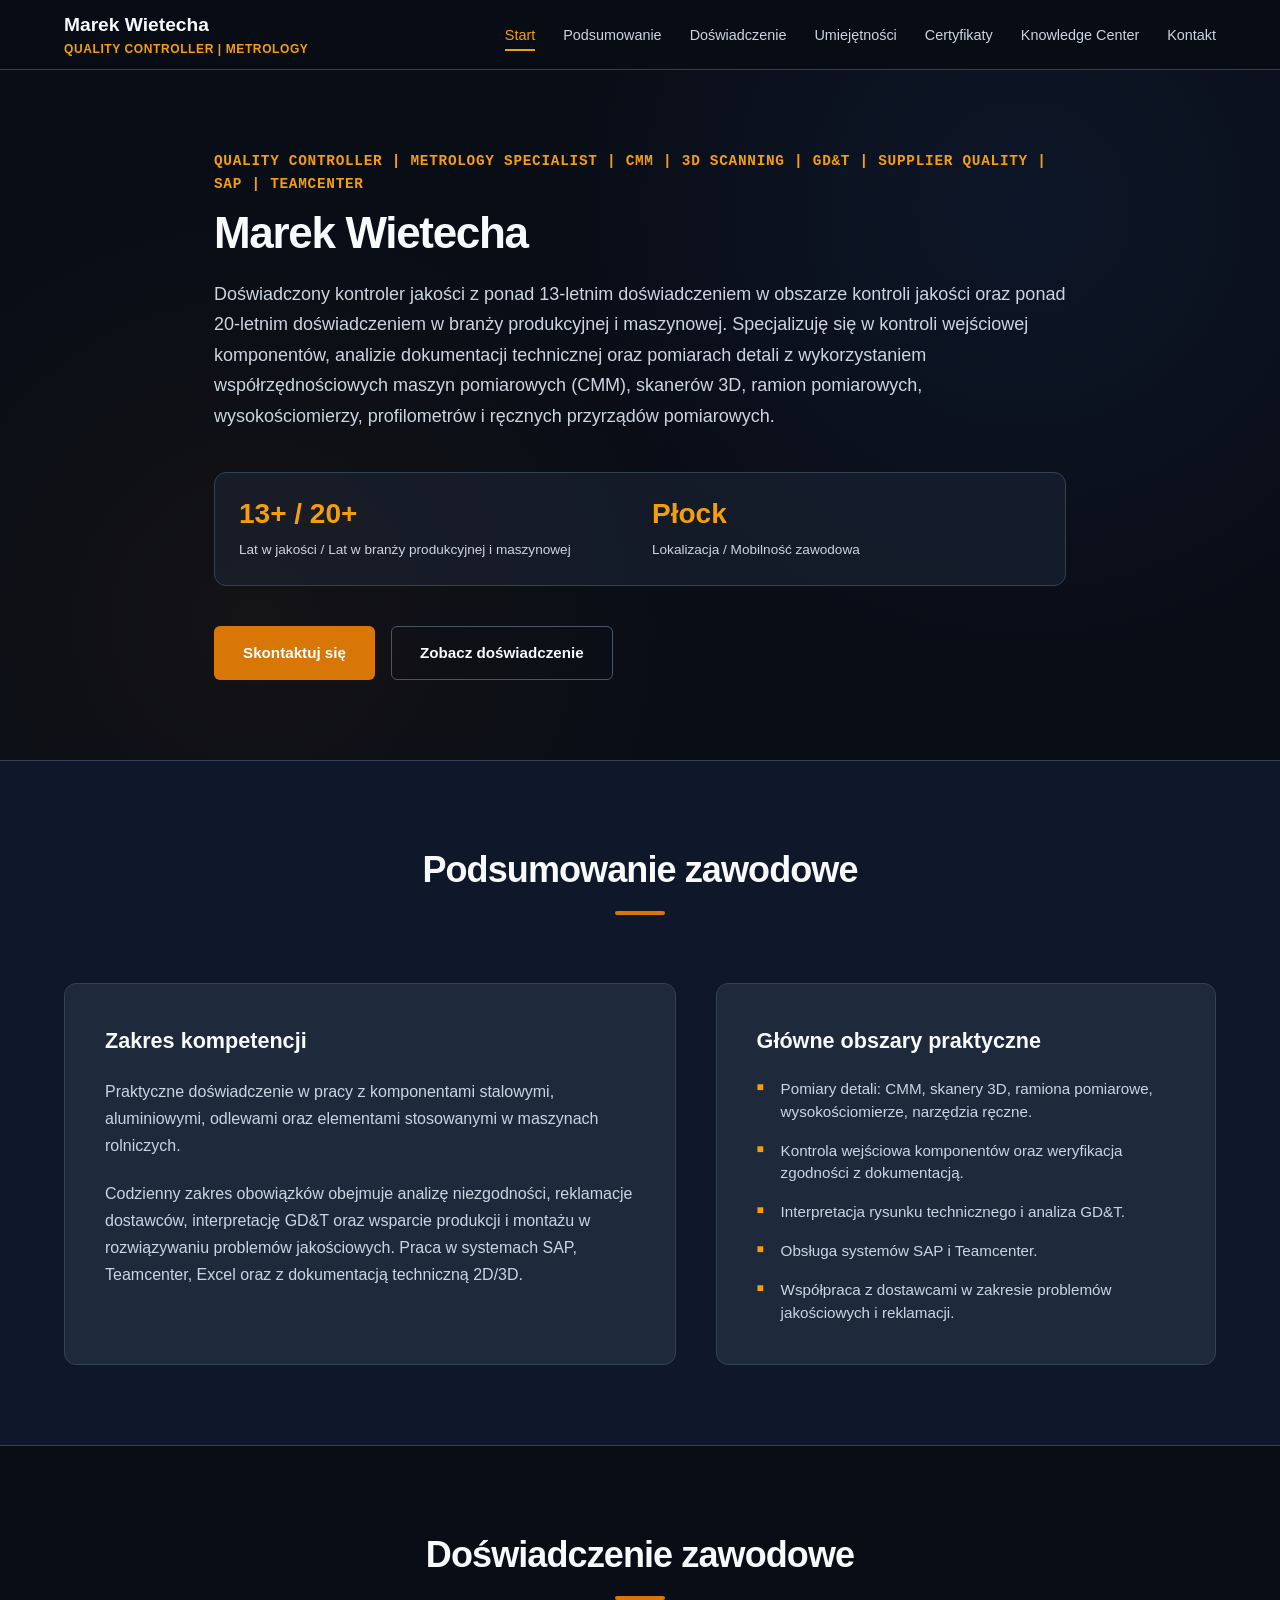
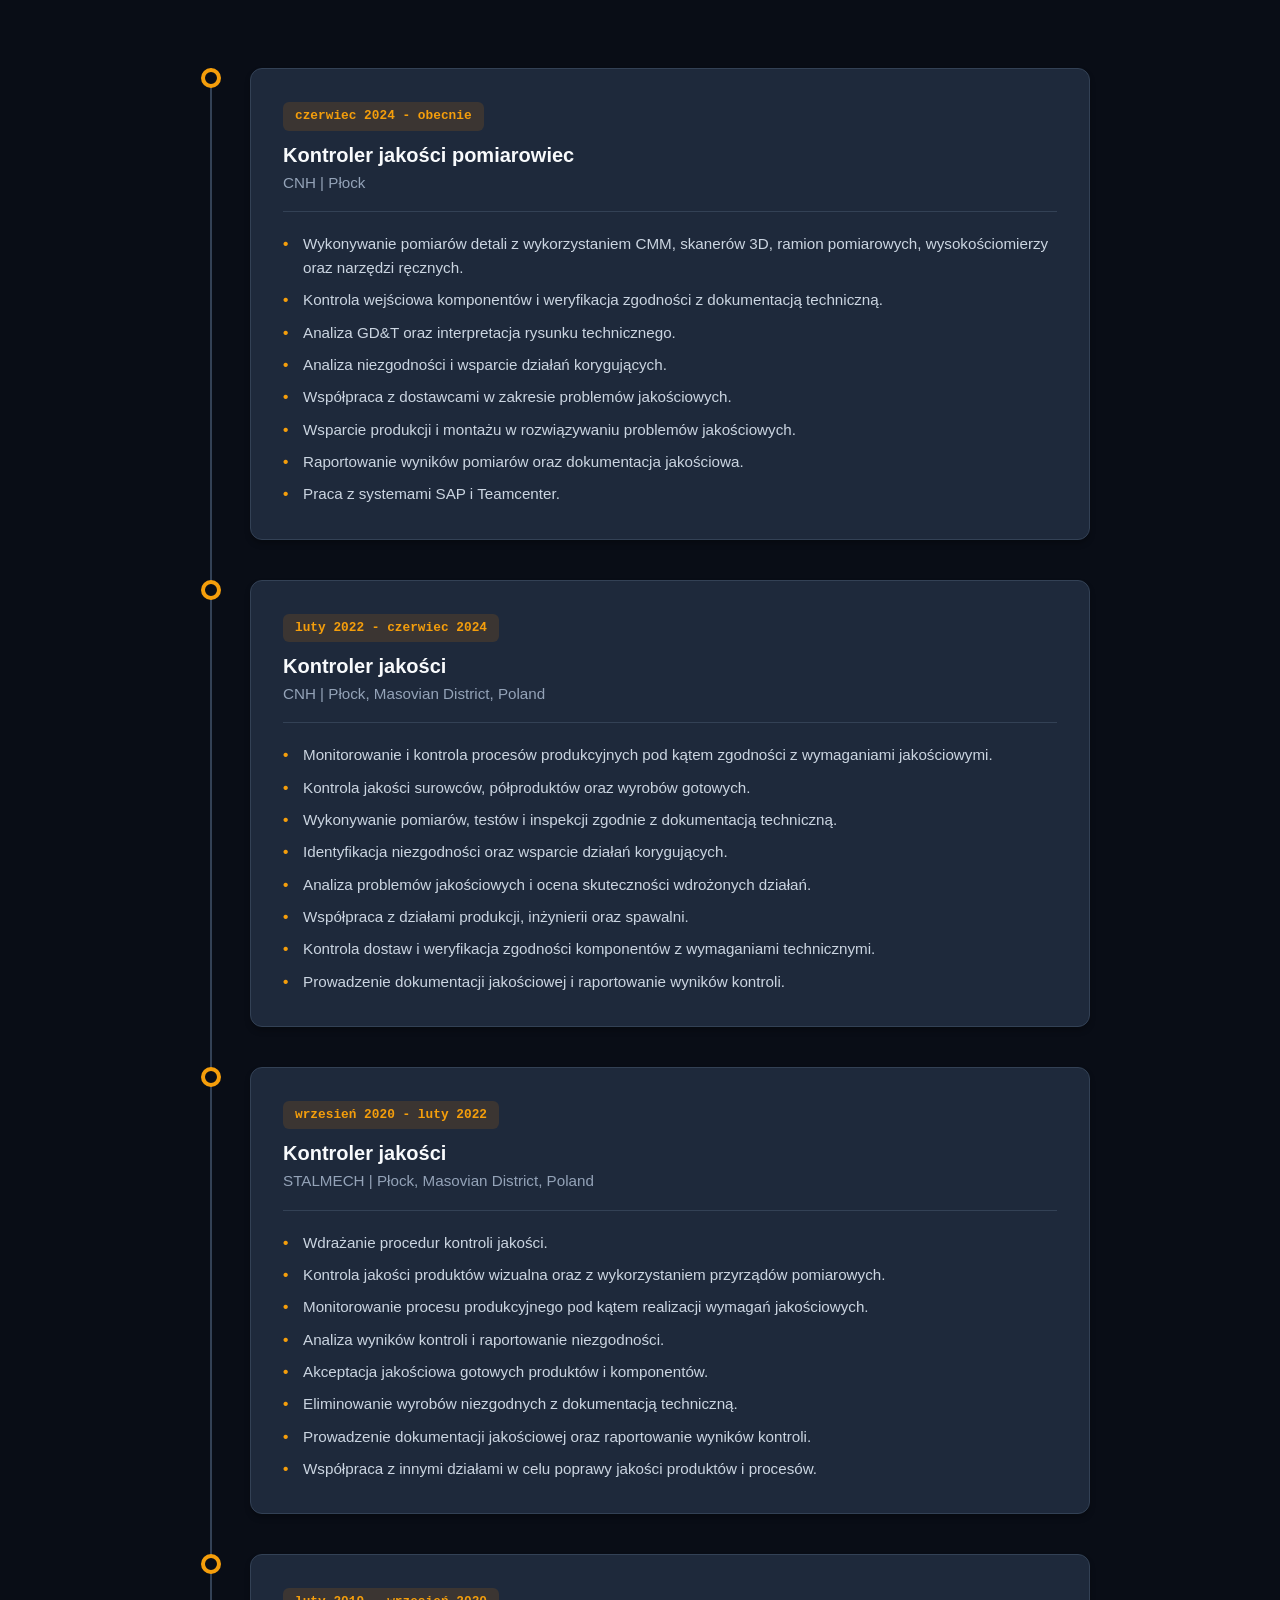
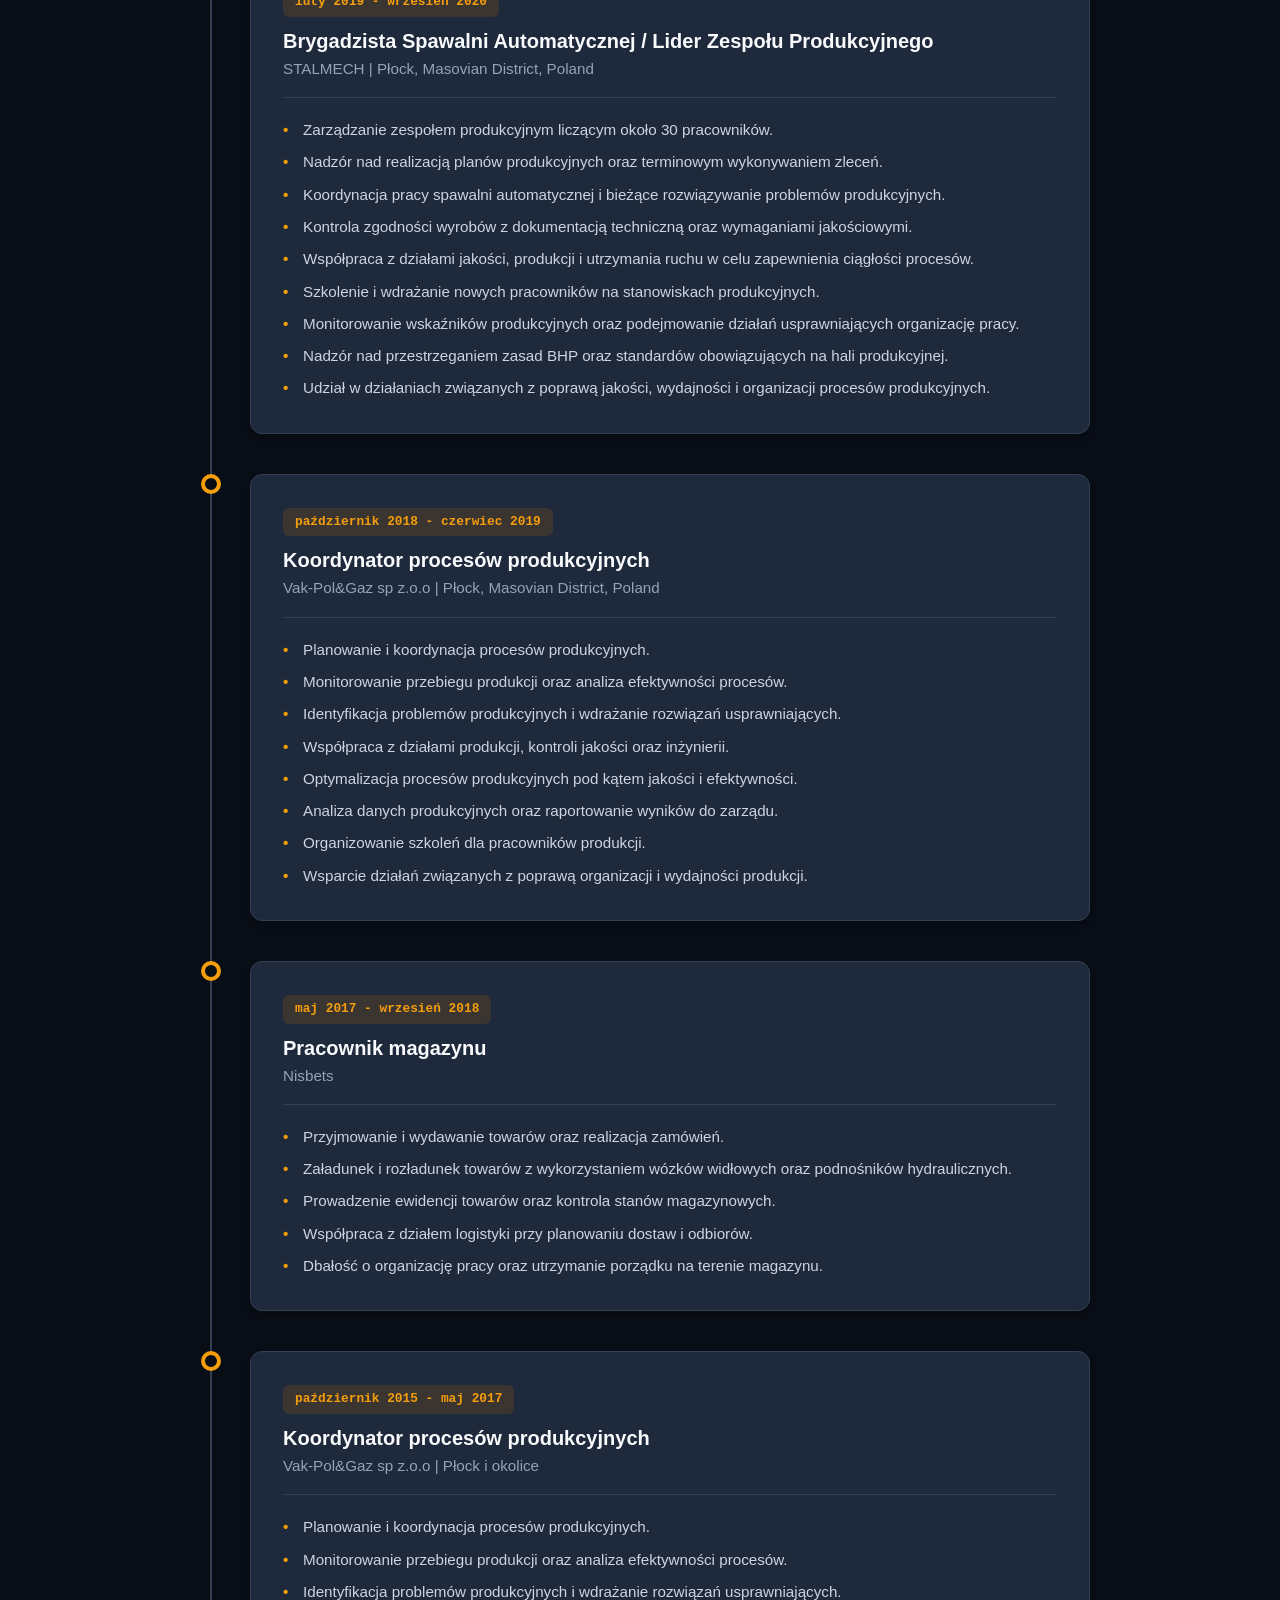
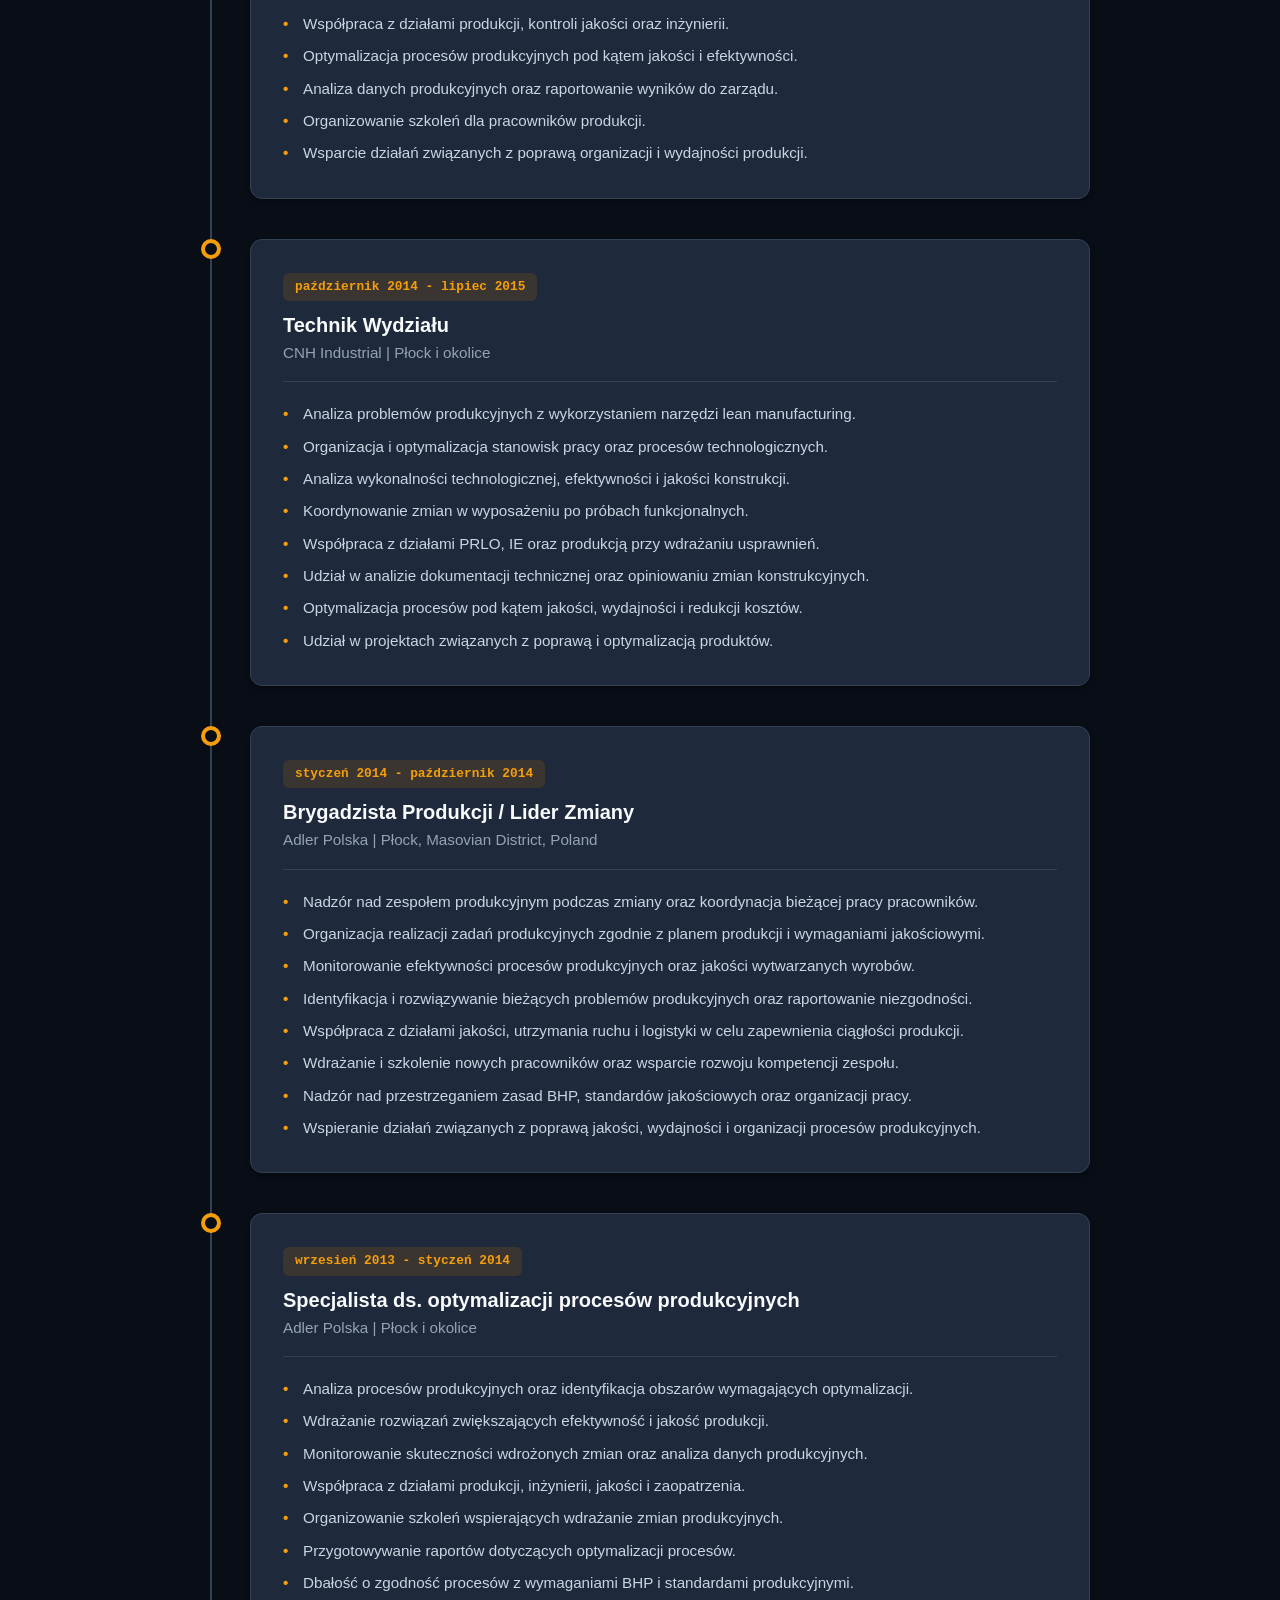
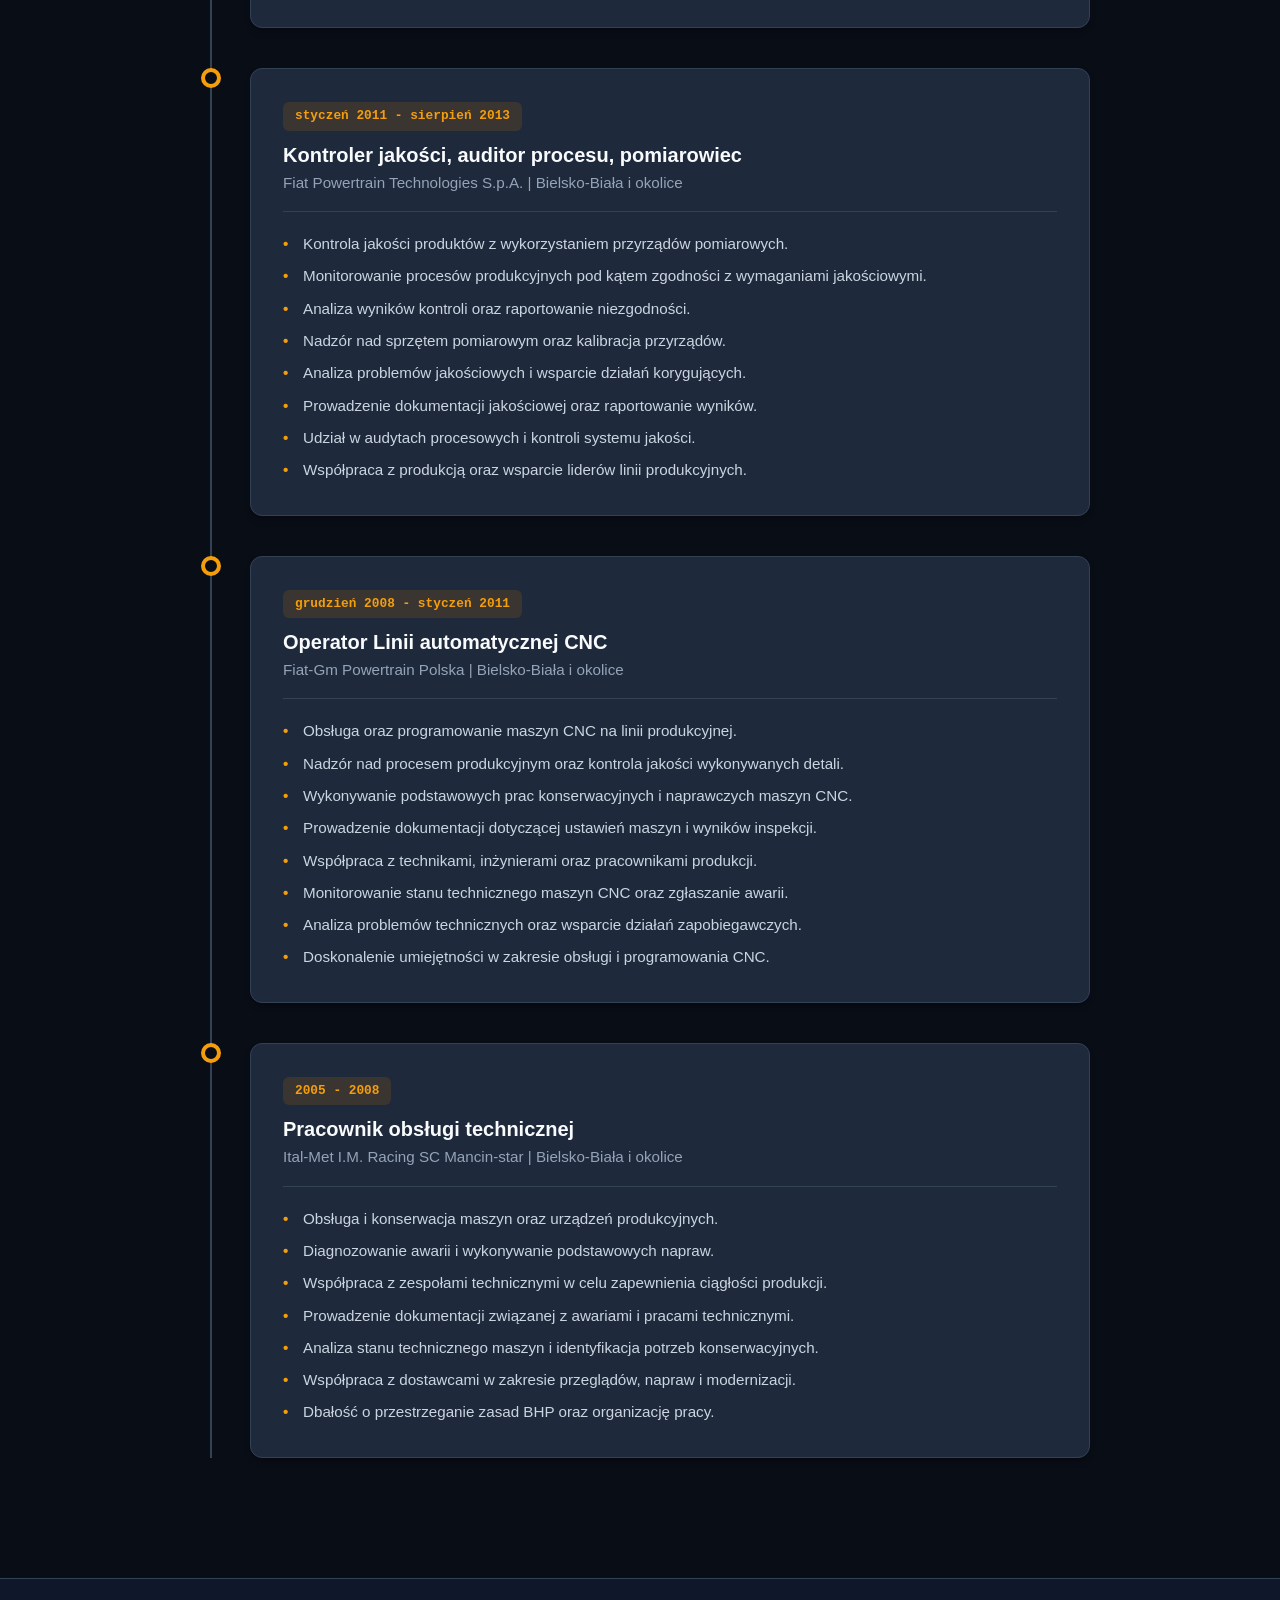
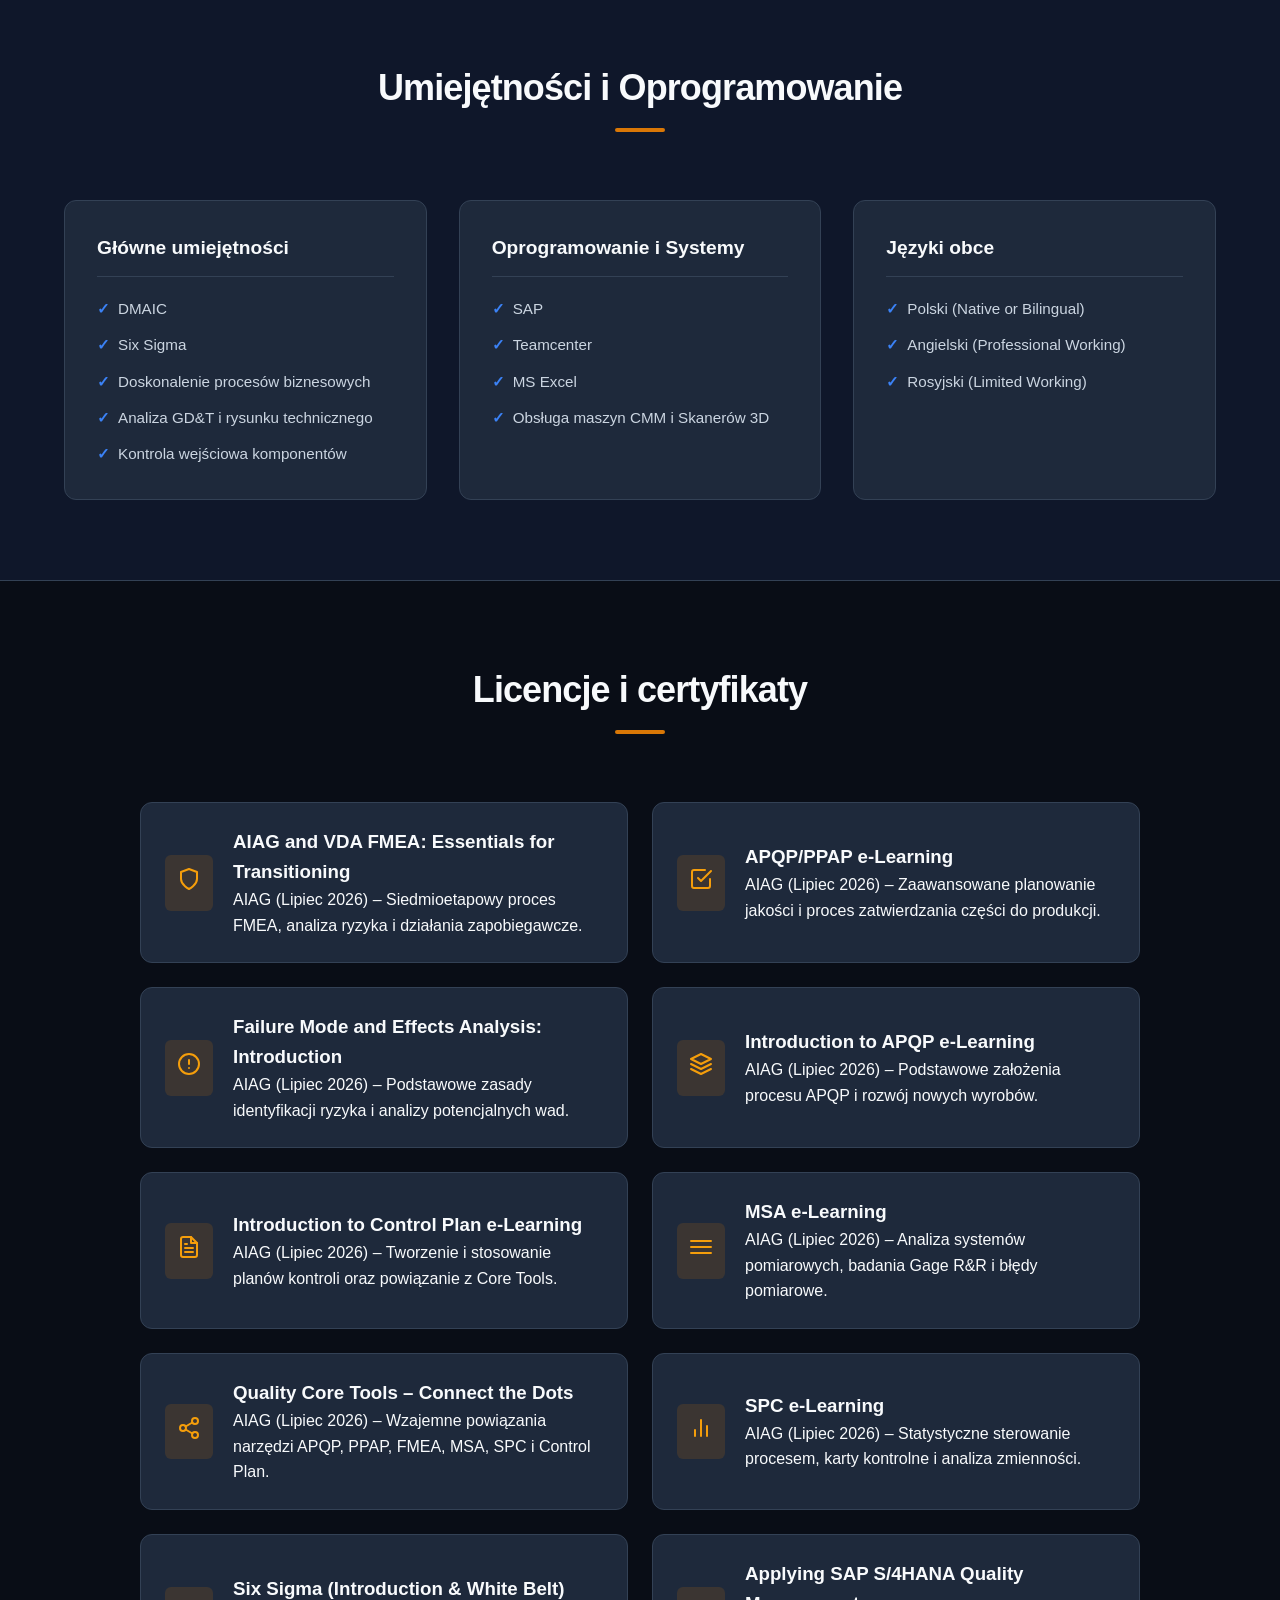
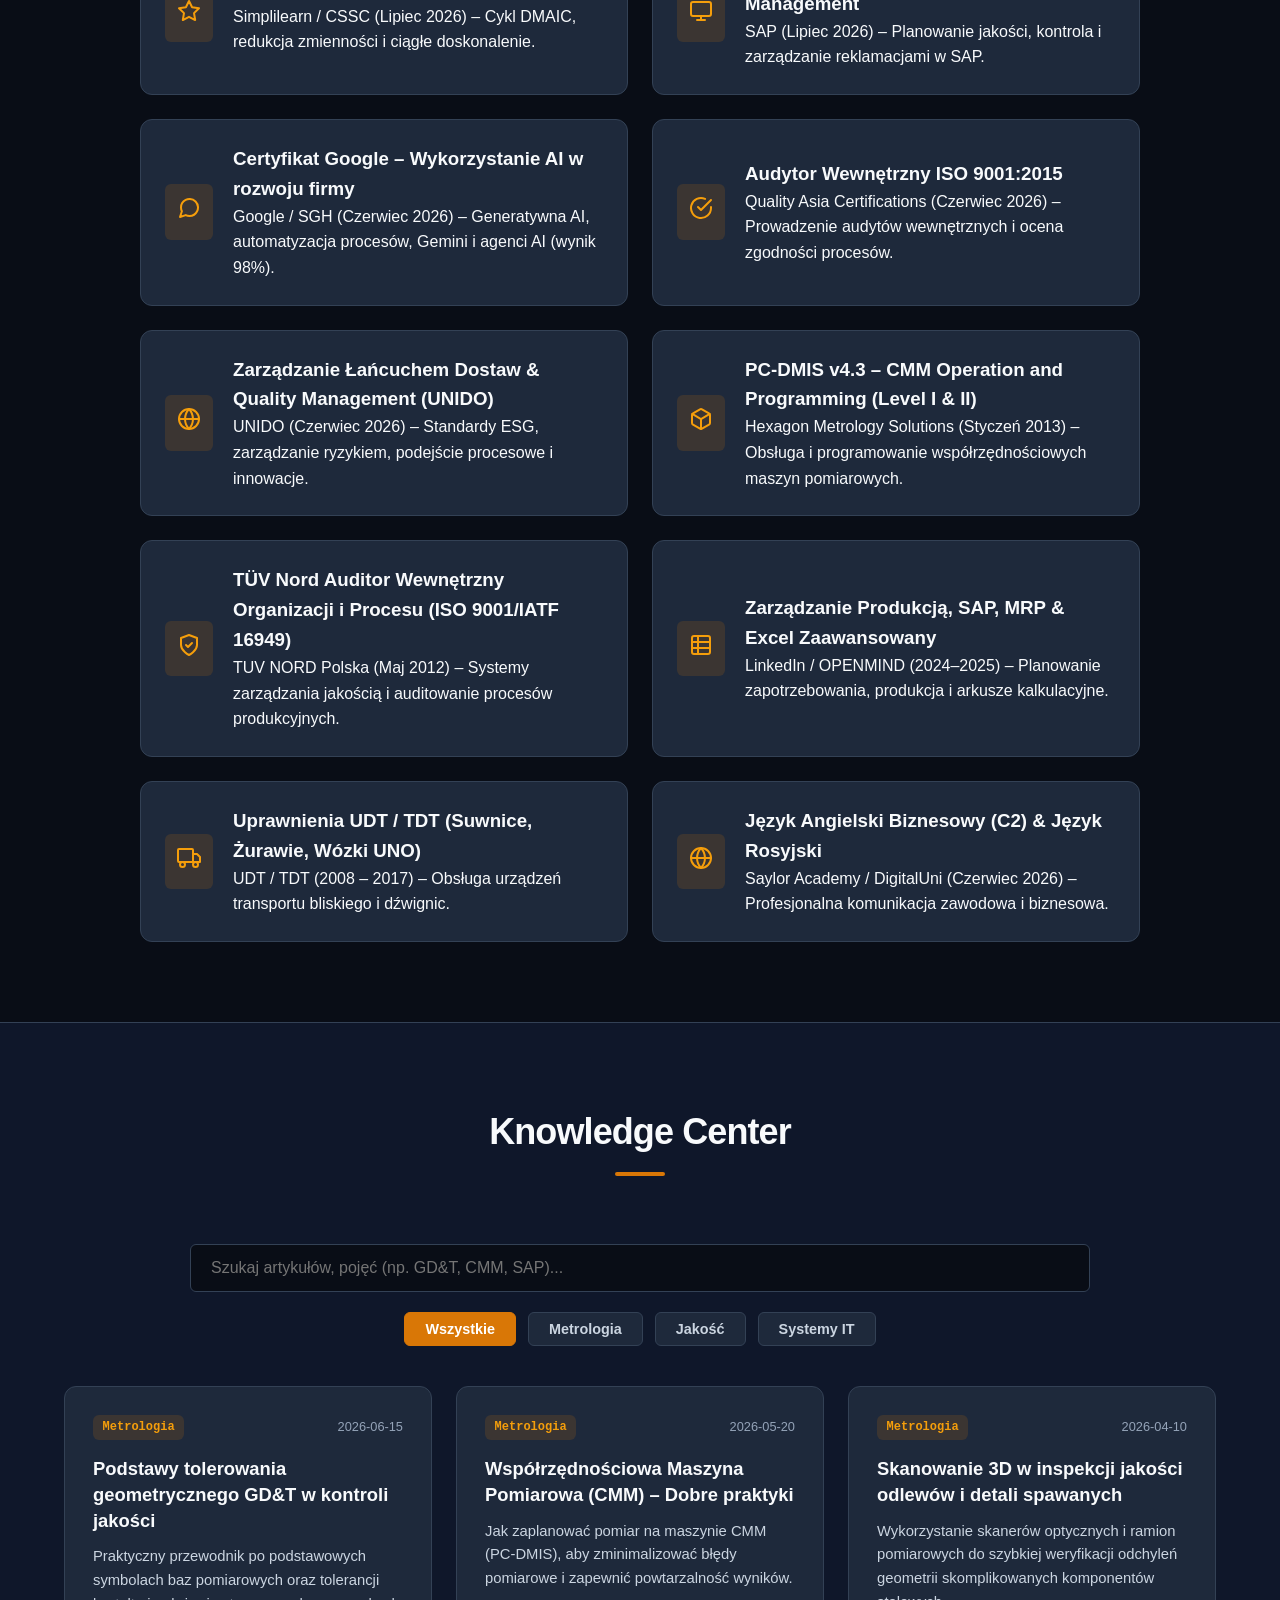
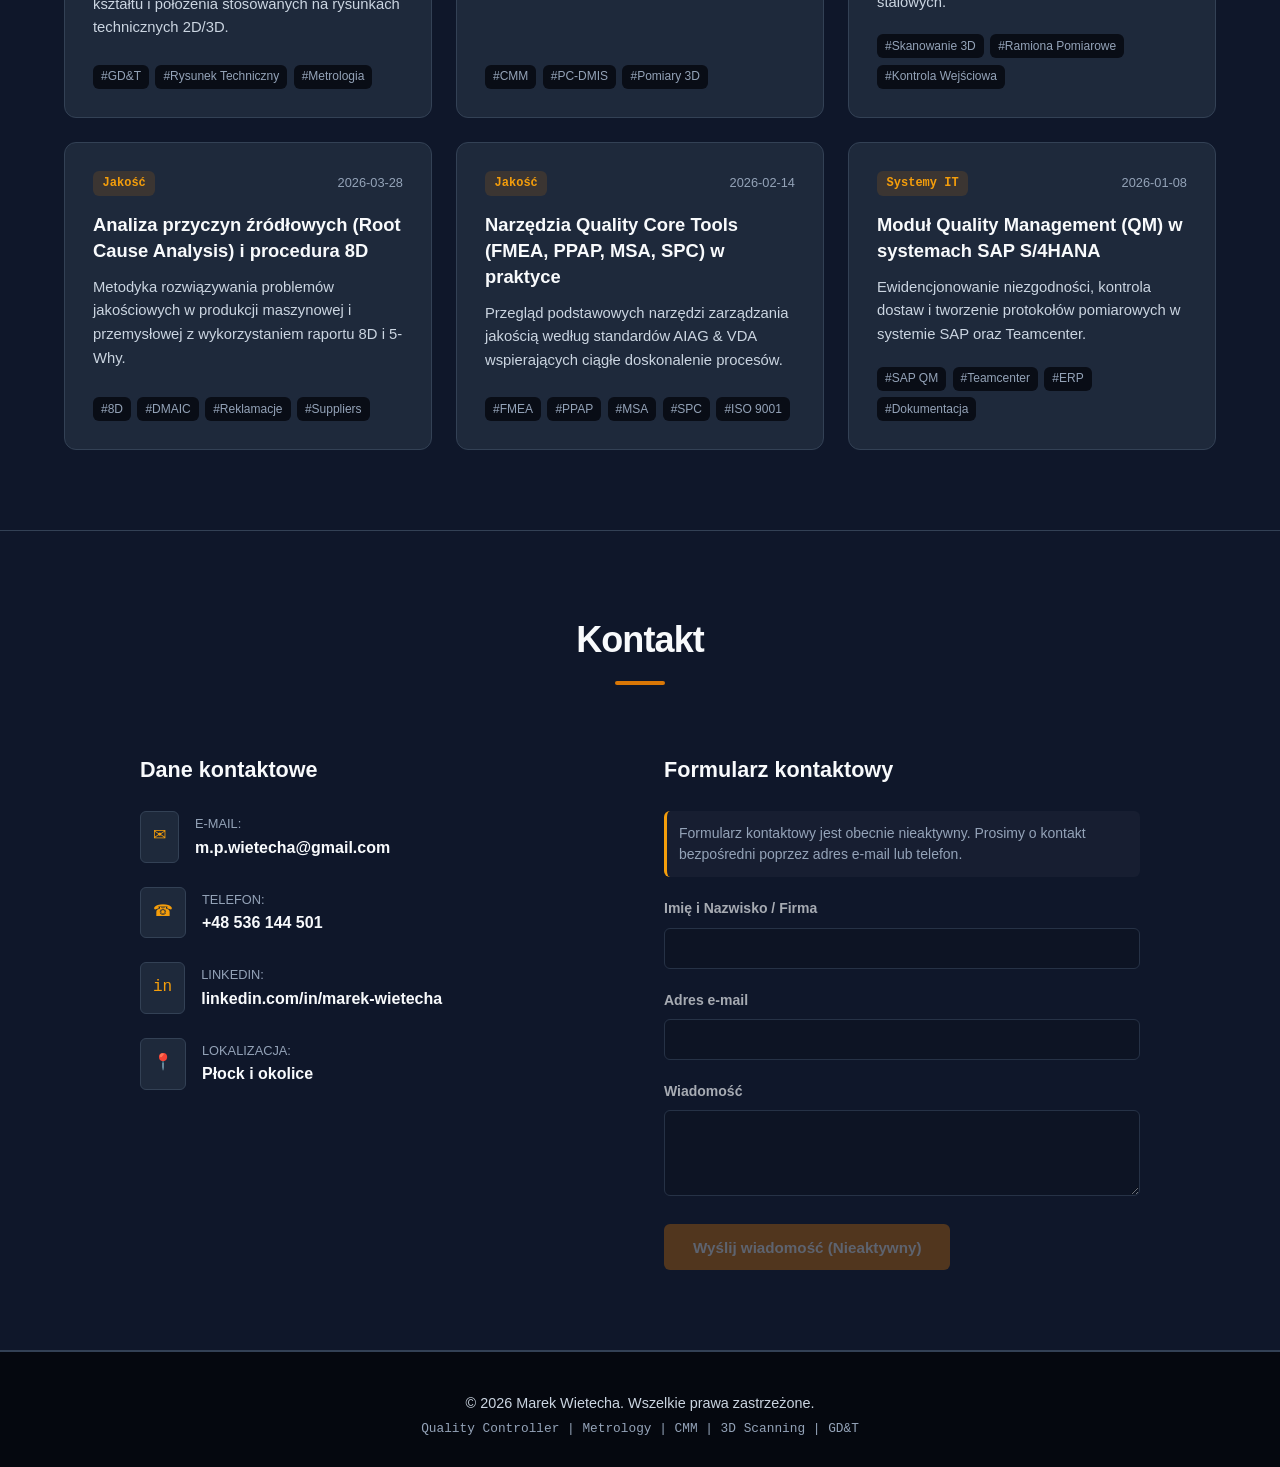
<file: index.html>
<!DOCTYPE html>
<html lang="pl">
<head>
    <meta charset="UTF-8">
    <meta name="viewport" content="width=device-width, initial-scale=1.0">
    <meta name="robots" content="index, follow">
    
    <title>Marek Wietecha | Quality Controller &amp; Metrology Specialist</title>
    <meta name="description" content="Profil zawodowy: Kontroler jakości i pomiarowiec z ponad 10-letnim doświadczeniem w branży produkcyjnej i maszynowej. CMM, skanery 3D, GD&amp;T, SAP, Teamcenter.">
    <meta name="keywords" content="Kontroler jakości, Pomiarowiec, Metrologia, CMM, Skanowanie 3D, GD&amp;T, Supplier Quality, SAP, Teamcenter, Płock">
    <meta name="author" content="Marek Wietecha">
    <link rel="canonical" href="https://www.linkedin.com/in/marek-wietecha">

    <!-- Open Graph / Facebook -->
    <meta property="og:type" content="website">
    <meta property="og:url" content="https://www.linkedin.com/in/marek-wietecha">
    <meta property="og:title" content="Marek Wietecha | Quality Controller &amp; Metrology Specialist">
    <meta property="og:description" content="Kontroler jakości i pomiarowiec z doświadczeniem w CMM, skanowaniu 3D, GD&amp;T i SAP.">
    <meta property="og:locale" content="pl_PL">

    <!-- Twitter Cards -->
    <meta name="twitter:card" content="summary">
    <meta name="twitter:title" content="Marek Wietecha | Quality Controller &amp; Metrology Specialist">
    <meta name="twitter:description" content="Kontroler jakości i pomiarowiec z doświadczeniem w CMM, skanowaniu 3D, GD&amp;T i SAP.">

    <!-- Embedded Production CSS -->
    <style>
      :root {
        --bg-primary: #090d16;
        --bg-secondary: #0f172a;
        --bg-card: #1e293b;
        --bg-card-hover: #334155;
        
        --text-primary: #f8fafc;
        --text-secondary: #cbd5e1;
        --text-muted: #94a3b8;
        
        --accent-amber: #d97706;
        --accent-amber-hover: #b45309;
        --accent-amber-light: rgba(217, 119, 6, 0.15);
        --accent-blue: #3b82f6;
        
        --border-color: #334155;
        --border-color-light: #475569;
        
        --font-family: -apple-system, BlinkMacSystemFont, "Segoe UI", Roboto, Helvetica, Arial, sans-serif;
        --font-mono: ui-monospace, SFMono-Regular, Menlo, Monaco, Consolas, monospace;
        
        --container-width: 1200px;
        --header-height: 70px;
        --border-radius-sm: 6px;
        --border-radius-md: 12px;
        
        --transition-fast: 0.2s ease;
        --shadow-md: 0 4px 6px -1px rgba(0, 0, 0, 0.3);
      }

      *, *::before, *::after {
        box-sizing: border-box;
        margin: 0;
        padding: 0;
      }

      html {
        scroll-behavior: smooth;
        font-size: 16px;
        background-color: var(--bg-primary);
        color: var(--text-primary);
      }

      body {
        font-family: var(--font-family);
        line-height: 1.6;
        min-height: 100vh;
        display: flex;
        flex-direction: column;
        overflow-x: hidden;
        -webkit-font-smoothing: antialiased;
      }

      ul, ol { list-style: none; }
      a { color: inherit; text-decoration: none; transition: color var(--transition-fast); }

      .skip-link {
        position: absolute;
        top: -100px;
        left: 1rem;
        background: var(--accent-amber);
        color: #ffffff;
        font-weight: 700;
        padding: 0.75rem 1.25rem;
        z-index: 9999;
        border-radius: var(--border-radius-sm);
        transition: top var(--transition-fast);
      }
      .skip-link:focus { top: 1rem; outline: 3px solid #ffffff; }

      .container {
        width: 100%;
        max-width: var(--container-width);
        margin: 0 auto;
        padding: 0 1.5rem;
      }

      .section {
        padding: 5rem 0;
        border-bottom: 1px solid var(--border-color);
      }

      .section-header {
        text-align: center;
        max-width: 800px;
        margin: 0 auto 3.5rem auto;
      }

      .section-title {
        font-size: 2.25rem;
        font-weight: 800;
        letter-spacing: -0.025em;
        color: var(--text-primary);
        margin-bottom: 0.75rem;
        position: relative;
        display: inline-block;
      }

      .section-title::after {
        content: "";
        display: block;
        width: 50px;
        height: 4px;
        background: var(--accent-amber);
        margin: 0.75rem auto 0 auto;
        border-radius: 2px;
      }

      .btn {
        display: inline-flex;
        align-items: center;
        justify-content: center;
        padding: 0.85rem 1.75rem;
        font-weight: 600;
        font-size: 0.95rem;
        border-radius: var(--border-radius-sm);
        transition: all var(--transition-fast);
        cursor: pointer;
        border: 1px solid transparent;
      }

      .btn-primary {
        background-color: var(--accent-amber);
        color: #ffffff;
      }

      .btn-primary:hover:not(:disabled) {
        background-color: var(--accent-amber-hover);
      }

      .btn-secondary {
        background-color: transparent;
        color: var(--text-primary);
        border-color: var(--border-color-light);
      }

      .btn-secondary:hover {
        background-color: var(--bg-card);
        border-color: var(--text-secondary);
      }

      .btn:disabled {
        opacity: 0.5;
        cursor: not-allowed;
      }

      /* Header Navigation */
      .header {
        position: sticky;
        top: 0;
        left: 0;
        width: 100%;
        height: var(--header-height);
        background-color: rgba(9, 13, 22, 0.95);
        backdrop-filter: blur(10px);
        border-bottom: 1px solid var(--border-color);
        z-index: 1000;
      }

      .header-container {
        display: flex;
        align-items: center;
        justify-content: space-between;
        height: 100%;
      }

      .logo { display: flex; flex-direction: column; }
      .logo-name { font-size: 1.2rem; font-weight: 800; color: var(--text-primary); }
      .logo-title { font-size: 0.75rem; font-weight: 600; color: #f59e0b; text-transform: uppercase; letter-spacing: 0.05em; }

      .nav-list { display: flex; gap: 1.75rem; }
      .nav-link { font-size: 0.9rem; font-weight: 500; color: var(--text-secondary); padding: 0.5rem 0; position: relative; }
      .nav-link:hover, .nav-link:focus, .nav-link.active { color: #f59e0b; }
      .nav-link.active::after {
        content: ""; position: absolute; bottom: 0; left: 0; width: 100%; height: 2px; background-color: #f59e0b;
      }

      .nav-toggle {
        display: none;
        background: transparent;
        border: none;
        cursor: pointer;
        padding: 0.5rem;
        flex-direction: column;
        gap: 5px;
      }

      .hamburger-bar {
        display: block; width: 24px; height: 2px; background-color: var(--text-primary); transition: all var(--transition-fast);
      }

      /* Hero Section */
      .hero {
        background: radial-gradient(circle at 80% 20%, rgba(59, 130, 246, 0.08) 0%, transparent 40%),
                    radial-gradient(circle at 20% 80%, rgba(217, 119, 6, 0.05) 0%, transparent 40%),
                    var(--bg-primary);
        padding: 5rem 0;
      }

      .hero-container {
        display: block;
        max-width: 900px;
        margin: 0 auto;
      }

      .hero-subtitle {
        font-family: var(--font-mono); font-size: 0.9rem; color: #f59e0b; text-transform: uppercase; letter-spacing: 0.05em; margin-bottom: 0.75rem; font-weight: 600;
      }

      .hero-title {
        font-size: 2.75rem; font-weight: 900; line-height: 1.15; margin-bottom: 1.25rem; letter-spacing: -0.03em; color: var(--text-primary);
      }

      .hero-description { font-size: 1.125rem; color: var(--text-secondary); margin-bottom: 2.5rem; line-height: 1.7; }

      .hero-stats {
        display: grid; grid-template-columns: repeat(2, 1fr); gap: 1.5rem; margin-bottom: 2.5rem; padding: 1.5rem;
        background-color: rgba(30, 41, 59, 0.5); border: 1px solid var(--border-color); border-radius: var(--border-radius-md);
      }

      .stat-number { display: block; font-size: 1.75rem; font-weight: 800; color: #f59e0b; line-height: 1.2; margin-bottom: 0.35rem; }
      .stat-label { font-size: 0.85rem; color: var(--text-secondary); line-height: 1.3; }

      .hero-actions { display: flex; gap: 1rem; }

      /* About Section */
      .about { background-color: var(--bg-secondary); }
      .about-grid { display: grid; grid-template-columns: 1.1fr 0.9fr; gap: 2.5rem; }
      .about-text-card, .about-highlights-card {
        background-color: var(--bg-card); padding: 2.5rem; border-radius: var(--border-radius-md); border: 1px solid var(--border-color);
      }
      .about-text-card h3, .about-highlights-card h3 { font-size: 1.35rem; color: var(--text-primary); margin-bottom: 1.25rem; }
      .about-text-card p { color: var(--text-secondary); margin-bottom: 1.25rem; line-height: 1.7; }
      .highlight-list { display: flex; flex-direction: column; gap: 1rem; }
      .highlight-list li { color: var(--text-secondary); font-size: 0.95rem; padding-left: 1.5rem; position: relative; line-height: 1.5; }
      .highlight-list li::before { content: "■"; position: absolute; left: 0; top: 0; color: #f59e0b; font-size: 0.75rem; }

      /* Experience Section */
      .experience { background-color: var(--bg-primary); }
      .timeline { position: relative; max-width: 900px; margin: 0 auto; }
      .timeline::before { content: ""; position: absolute; top: 0; bottom: 0; left: 20px; width: 2px; background-color: var(--border-color); }
      .timeline-item { position: relative; padding-left: 60px; margin-bottom: 2.5rem; }
      .timeline-marker { position: absolute; top: 0; left: 11px; width: 20px; height: 20px; border-radius: 50%; background-color: var(--bg-primary); border: 4px solid #f59e0b; z-index: 2; }
      .timeline-content { background-color: var(--bg-card); padding: 2rem; border-radius: var(--border-radius-md); border: 1px solid var(--border-color); box-shadow: var(--shadow-md); }
      .timeline-header { margin-bottom: 1.25rem; border-bottom: 1px solid var(--border-color); padding-bottom: 1rem; }
      .timeline-period { display: inline-block; font-family: var(--font-mono); font-size: 0.8rem; color: #f59e0b; background-color: var(--accent-amber-light); padding: 0.25rem 0.75rem; border-radius: var(--border-radius-sm); margin-bottom: 0.5rem; font-weight: 600; }
      .timeline-role { font-size: 1.25rem; font-weight: 700; color: var(--text-primary); }
      .timeline-company { font-size: 0.95rem; color: var(--text-muted); font-weight: 500; }
      .timeline-body ul { display: flex; flex-direction: column; gap: 0.5rem; }
      .timeline-body li { color: var(--text-secondary); font-size: 0.95rem; padding-left: 1.25rem; position: relative; line-height: 1.6; }
      .timeline-body li::before { content: "•"; position: absolute; left: 0; color: #f59e0b; font-weight: bold; }

      /* Skills & Certificates */
      .skills { background-color: var(--bg-secondary); }
      .certificates { background-color: var(--bg-primary); }

      .skills-grid { display: grid; grid-template-columns: repeat(3, 1fr); gap: 2rem; }
      .skill-category { background-color: var(--bg-card); padding: 2rem; border-radius: var(--border-radius-md); border: 1px solid var(--border-color); }
      .skill-category h3 { font-size: 1.2rem; color: var(--text-primary); margin-bottom: 1.25rem; padding-bottom: 0.75rem; border-bottom: 1px solid var(--border-color); }

      .skill-list { display: flex; flex-direction: column; gap: 0.75rem; }
      .skill-list li { color: var(--text-secondary); font-size: 0.95rem; display: flex; align-items: center; gap: 0.5rem; }
      .skill-list li::before { content: "✓"; color: var(--accent-blue); font-weight: bold; }

      .certificates-grid { display: grid; grid-template-columns: repeat(2, 1fr); gap: 1.5rem; max-width: 1000px; margin: 0 auto; }
      .cert-card { background-color: var(--bg-card); padding: 1.5rem; border-radius: var(--border-radius-md); border: 1px solid var(--border-color); display: flex; gap: 1.25rem; align-items: center; }
      .cert-icon { color: #f59e0b; background-color: var(--accent-amber-light); padding: 0.75rem; border-radius: var(--border-radius-sm); font-weight: bold; }

      /* Knowledge Center Section */
      .knowledge { background-color: var(--bg-secondary); }
      .knowledge-controls {
        display: flex;
        flex-direction: column;
        gap: 1.25rem;
        max-width: 900px;
        margin: 0 auto 2.5rem auto;
      }
      .knowledge-search-input {
        width: 100%;
        background-color: var(--bg-primary);
        border: 1px solid var(--border-color);
        border-radius: var(--border-radius-sm);
        padding: 0.85rem 1.25rem;
        color: var(--text-primary);
        font-size: 1rem;
        font-family: inherit;
        transition: border-color var(--transition-fast);
      }
      .knowledge-search-input:focus {
        outline: none;
        border-color: #f59e0b;
      }
      .knowledge-filters {
        display: flex;
        flex-wrap: wrap;
        gap: 0.75rem;
        justify-content: center;
      }
      .knowledge-filter-btn {
        background-color: var(--bg-card);
        border: 1px solid var(--border-color);
        color: var(--text-secondary);
        padding: 0.5rem 1.25rem;
        border-radius: var(--border-radius-sm);
        font-size: 0.9rem;
        font-weight: 600;
        cursor: pointer;
        transition: all var(--transition-fast);
      }
      .knowledge-filter-btn:hover {
        background-color: var(--bg-card-hover);
        color: var(--text-primary);
      }
      .knowledge-filter-btn.active {
        background-color: var(--accent-amber);
        color: #ffffff;
        border-color: var(--accent-amber);
      }
      .knowledge-grid {
        display: grid;
        grid-template-columns: repeat(3, 1fr);
        gap: 1.5rem;
      }
      .knowledge-card {
        background-color: var(--bg-card);
        border: 1px solid var(--border-color);
        border-radius: var(--border-radius-md);
        padding: 1.75rem;
        display: flex;
        flex-direction: column;
        justify-content: space-between;
        transition: transform var(--transition-fast), border-color var(--transition-fast);
      }
      .knowledge-card:hover {
        transform: translateY(-3px);
        border-color: var(--border-color-light);
      }
      .knowledge-card-header {
        display: flex;
        justify-content: space-between;
        align-items: center;
        margin-bottom: 1rem;
      }
      .knowledge-card-badge {
        font-size: 0.75rem;
        font-family: var(--font-mono);
        color: #f59e0b;
        background-color: var(--accent-amber-light);
        padding: 0.2rem 0.6rem;
        border-radius: var(--border-radius-sm);
        font-weight: 600;
      }
      .knowledge-card-date {
        font-size: 0.8rem;
        color: var(--text-muted);
      }
      .knowledge-card-title {
        font-size: 1.15rem;
        font-weight: 700;
        color: var(--text-primary);
        margin-bottom: 0.75rem;
        line-height: 1.4;
      }
      .knowledge-card-desc {
        font-size: 0.925rem;
        color: var(--text-secondary);
        line-height: 1.6;
        margin-bottom: 1.25rem;
      }
      .knowledge-card-tags {
        display: flex;
        flex-wrap: wrap;
        gap: 0.4rem;
      }
      .knowledge-tag {
        font-size: 0.75rem;
        color: var(--text-muted);
        background-color: var(--bg-primary);
        padding: 0.15rem 0.5rem;
        border-radius: var(--border-radius-sm);
      }
      .knowledge-no-results {
        text-align: center;
        padding: 3rem 1rem;
        background-color: var(--bg-card);
        border: 1px solid var(--border-color);
        border-radius: var(--border-radius-md);
        color: var(--text-muted);
        font-size: 1.1rem;
      }

      /* Contact Section */
      .contact { background-color: var(--bg-secondary); }
      .contact-grid { display: grid; grid-template-columns: 1fr 1fr; gap: 3rem; max-width: 1000px; margin: 0 auto; }
      .contact-info h3, .contact-form-container h3 { font-size: 1.35rem; color: var(--text-primary); margin-bottom: 1.5rem; }
      .contact-methods { display: flex; flex-direction: column; gap: 1.5rem; }
      .contact-item { display: flex; align-items: center; gap: 1rem; }
      .contact-icon { color: #f59e0b; background-color: var(--bg-card); border: 1px solid var(--border-color); padding: 0.75rem; border-radius: var(--border-radius-sm); font-family: var(--font-mono); }
      .contact-label { display: block; font-size: 0.8rem; color: var(--text-muted); text-transform: uppercase; }
      .contact-link, .contact-text { font-size: 1rem; font-weight: 600; color: var(--text-primary); }
      .contact-link:hover, .contact-link:focus { color: #f59e0b; text-decoration: underline; }

      .form-disabled-notice { font-size: 0.875rem; color: var(--text-muted); margin-bottom: 1.25rem; line-height: 1.5; background-color: rgba(255, 255, 255, 0.03); padding: 0.75rem; border-radius: var(--border-radius-sm); border-left: 3px solid #f59e0b; }
      .contact-form { opacity: 0.65; }
      .form-group { margin-bottom: 1.25rem; }
      .form-group label { display: block; font-size: 0.875rem; font-weight: 600; color: var(--text-primary); margin-bottom: 0.5rem; }
      .form-input { width: 100%; background-color: var(--bg-primary); border: 1px solid var(--border-color); border-radius: var(--border-radius-sm); padding: 0.75rem 1rem; color: var(--text-primary); }
      .form-input:disabled { cursor: not-allowed; background-color: #0d1322; }

      /* Footer */
      .footer { background-color: #05080f; padding: 2.5rem 0; border-top: 1px solid var(--border-color); text-align: center; }
      .footer-copyright { font-size: 0.9rem; color: var(--text-secondary); }
      .footer-role { font-size: 0.8rem; color: var(--text-muted); font-family: var(--font-mono); margin-top: 0.25rem; }

      /* Responsive Rules */
      @media (max-width: 992px) {
        .about-grid, .contact-grid { grid-template-columns: 1fr; }
        .skills-grid, .knowledge-grid { grid-template-columns: 1fr 1fr; }
      }
      @media (max-width: 768px) {
        .nav-toggle { display: flex; }
        .nav { position: absolute; top: var(--header-height); left: 0; width: 100%; background-color: var(--bg-secondary); border-bottom: 1px solid var(--border-color); padding: 1.5rem; display: none; }
        .nav.is-open { display: block; }
        .nav-list { flex-direction: column; gap: 1rem; }
        .hero-title { font-size: 2.15rem; }
        .hero-stats, .certificates-grid, .knowledge-grid { grid-template-columns: 1fr; }
        .hero-actions { flex-direction: column; }
      }
    </style>

    <!-- Structured Data (Schema.org JSON-LD) -->
    <script type="application/ld+json">
    {
      "@context": "https://schema.org",
      "@type": "Person",
      "name": "Marek Wietecha",
      "jobTitle": "Kontroler jakości pomiarowiec",
      "address": {
        "@type": "PostalAddress",
        "addressLocality": "Płock",
        "addressRegion": "Mazowieckie",
        "addressCountry": "PL"
      },
      "email": "mailto:m.p.wietecha@gmail.com",
      "telephone": "+48536144501",
      "url": "https://www.linkedin.com/in/marek-wietecha",
      "sameAs": [
        "https://www.linkedin.com/in/marek-wietecha"
      ],
      "knowsAbout": [
        "Quality Control",
        "Metrology",
        "CMM",
        "3D Scanning",
        "GD&T",
        "Supplier Quality",
        "SAP",
        "Teamcenter"
      ]
    }
    </script>
</head>
<body>

    <a href="#main-content" class="skip-link">Przejdź do głównej treści</a>

    <!-- Header Navigation -->
    <header class="header" id="header">
        <div class="container header-container">
            <a href="#hero" class="logo" aria-label="Strona główna">
                <span class="logo-name">Marek Wietecha</span>
                <span class="logo-title">Quality Controller | Metrology</span>
            </a>

            <button class="nav-toggle" id="navToggle" aria-label="Otwórz menu nawigacji" aria-expanded="false" aria-controls="primary-navigation">
                <span class="hamburger-bar"></span>
                <span class="hamburger-bar"></span>
                <span class="hamburger-bar"></span>
            </button>

            <nav class="nav" id="primary-navigation" aria-label="Nawigacja główna">
                <ul class="nav-list">
                    <li><a href="#hero" class="nav-link active">Start</a></li>
                    <li><a href="#about" class="nav-link">Podsumowanie</a></li>
                    <li><a href="#experience" class="nav-link">Doświadczenie</a></li>
                    <li><a href="#skills" class="nav-link">Umiejętności</a></li>
                    <li><a href="#certificates" class="nav-link">Certyfikaty</a></li>
                    <li><a href="#knowledge" class="nav-link">Knowledge Center</a></li>
                    <li><a href="#contact" class="nav-link">Kontakt</a></li>
                </ul>
            </nav>
        </div>
    </header>

    <!-- Main Content -->
    <main id="main-content">

        <!-- Hero Section -->
        <section id="hero" class="hero section">
            <div class="container hero-container">
                <div class="hero-content">
                    <p class="hero-subtitle">Quality Controller | Metrology Specialist | CMM | 3D Scanning | GD&amp;T | Supplier Quality | SAP | Teamcenter</p>
                    <h1 class="hero-title">Marek Wietecha</h1>
                    <p class="hero-description">
                        Doświadczony kontroler jakości z ponad 13-letnim doświadczeniem w obszarze kontroli jakości oraz ponad 20-letnim doświadczeniem w branży produkcyjnej i maszynowej. Specjalizuję się w kontroli wejściowej komponentów, analizie dokumentacji technicznej oraz pomiarach detali z wykorzystaniem współrzędnościowych maszyn pomiarowych (CMM), skanerów 3D, ramion pomiarowych, wysokościomierzy, profilometrów i ręcznych przyrządów pomiarowych.
                    </p>
                    
                    <div class="hero-stats">
                        <div class="stat-card">
                            <span class="stat-number">13+ / 20+</span>
                            <span class="stat-label">Lat w jakości / Lat w branży produkcyjnej i maszynowej</span>
                        </div>
                        <div class="stat-card">
                            <span class="stat-number">Płock</span>
                            <span class="stat-label">Lokalizacja / Mobilność zawodowa</span>
                        </div>
                    </div>

                    <div class="hero-actions">
                        <a href="#contact" class="btn btn-primary">Skontaktuj się</a>
                        <a href="#experience" class="btn btn-secondary">Zobacz doświadczenie</a>
                    </div>
                </div>
            </div>
        </section>
        <!-- About Section -->
        <section id="about" class="about section">
            <div class="container">
                <header class="section-header">
                    <h2 class="section-title">Podsumowanie zawodowe</h2>
                </header>

                <div class="about-grid">
                    <article class="about-text-card">
                        <h3>Zakres kompetencji</h3>
                        <p>
                            Praktyczne doświadczenie w pracy z komponentami stalowymi, aluminiowymi, odlewami oraz elementami stosowanymi w maszynach rolniczych.
                        </p>
                        <p>
                            Codzienny zakres obowiązków obejmuje analizę niezgodności, reklamacje dostawców, interpretację GD&amp;T oraz wsparcie produkcji i montażu w rozwiązywaniu problemów jakościowych. Praca w systemach SAP, Teamcenter, Excel oraz z dokumentacją techniczną 2D/3D.
                        </p>
                    </article>

                    <aside class="about-highlights-card">
                        <h3>Główne obszary praktyczne</h3>
                        <ul class="highlight-list">
                            <li>Pomiary detali: CMM, skanery 3D, ramiona pomiarowe, wysokościomierze, narzędzia ręczne.</li>
                            <li>Kontrola wejściowa komponentów oraz weryfikacja zgodności z dokumentacją.</li>
                            <li>Interpretacja rysunku technicznego i analiza GD&amp;T.</li>
                            <li>Obsługa systemów SAP i Teamcenter.</li>
                            <li>Współpraca z dostawcami w zakresie problemów jakościowych i reklamacji.</li>
                        </ul>
                    </aside>
                </div>
            </div>
        </section>

        <!-- Experience Section -->
        <section id="experience" class="experience section">
            <div class="container">
                <header class="section-header">
                    <h2 class="section-title">Doświadczenie zawodowe</h2>
                </header>

                <div class="timeline">
                    <!-- CNH - Kontroler jakości pomiarowiec -->
                    <article class="timeline-item">
                        <div class="timeline-marker"></div>
                        <div class="timeline-content">
                            <header class="timeline-header">
                                <span class="timeline-period">czerwiec 2024 - obecnie</span>
                                <h3 class="timeline-role">Kontroler jakości pomiarowiec</h3>
                                <p class="timeline-company">CNH | Płock</p>
                            </header>
                            <div class="timeline-body">
                                <ul>
                                    <li>Wykonywanie pomiarów detali z wykorzystaniem CMM, skanerów 3D, ramion pomiarowych, wysokościomierzy oraz narzędzi ręcznych.</li>
                                    <li>Kontrola wejściowa komponentów i weryfikacja zgodności z dokumentacją techniczną.</li>
                                    <li>Analiza GD&amp;T oraz interpretacja rysunku technicznego.</li>
                                    <li>Analiza niezgodności i wsparcie działań korygujących.</li>
                                    <li>Współpraca z dostawcami w zakresie problemów jakościowych.</li>
                                    <li>Wsparcie produkcji i montażu w rozwiązywaniu problemów jakościowych.</li>
                                    <li>Raportowanie wyników pomiarów oraz dokumentacja jakościowa.</li>
                                    <li>Praca z systemami SAP i Teamcenter.</li>
                                </ul>
                            </div>
                        </div>
                    </article>

                    <!-- CNH - Kontroler jakości -->
                    <article class="timeline-item">
                        <div class="timeline-marker"></div>
                        <div class="timeline-content">
                            <header class="timeline-header">
                                <span class="timeline-period">luty 2022 - czerwiec 2024</span>
                                <h3 class="timeline-role">Kontroler jakości</h3>
                                <p class="timeline-company">CNH | Płock, Masovian District, Poland</p>
                            </header>
                            <div class="timeline-body">
                                <ul>
                                    <li>Monitorowanie i kontrola procesów produkcyjnych pod kątem zgodności z wymaganiami jakościowymi.</li>
                                    <li>Kontrola jakości surowców, półproduktów oraz wyrobów gotowych.</li>
                                    <li>Wykonywanie pomiarów, testów i inspekcji zgodnie z dokumentacją techniczną.</li>
                                    <li>Identyfikacja niezgodności oraz wsparcie działań korygujących.</li>
                                    <li>Analiza problemów jakościowych i ocena skuteczności wdrożonych działań.</li>
                                    <li>Współpraca z działami produkcji, inżynierii oraz spawalni.</li>
                                    <li>Kontrola dostaw i weryfikacja zgodności komponentów z wymaganiami technicznymi.</li>
                                    <li>Prowadzenie dokumentacji jakościowej i raportowanie wyników kontroli.</li>
                                </ul>
                            </div>
                        </div>
                    </article>

                    <!-- STALMECH - Kontroler jakości -->
                    <article class="timeline-item">
                        <div class="timeline-marker"></div>
                        <div class="timeline-content">
                            <header class="timeline-header">
                                <span class="timeline-period">wrzesień 2020 - luty 2022</span>
                                <h3 class="timeline-role">Kontroler jakości</h3>
                                <p class="timeline-company">STALMECH | Płock, Masovian District, Poland</p>
                            </header>
                            <div class="timeline-body">
                                <ul>
                                    <li>Wdrażanie procedur kontroli jakości.</li>
                                    <li>Kontrola jakości produktów wizualna oraz z wykorzystaniem przyrządów pomiarowych.</li>
                                    <li>Monitorowanie procesu produkcyjnego pod kątem realizacji wymagań jakościowych.</li>
                                    <li>Analiza wyników kontroli i raportowanie niezgodności.</li>
                                    <li>Akceptacja jakościowa gotowych produktów i komponentów.</li>
                                    <li>Eliminowanie wyrobów niezgodnych z dokumentacją techniczną.</li>
                                    <li>Prowadzenie dokumentacji jakościowej oraz raportowanie wyników kontroli.</li>
                                    <li>Współpraca z innymi działami w celu poprawy jakości produktów i procesów.</li>
                                </ul>
                            </div>
                        </div>
                    </article>

                    <!-- STALMECH - Brygadzista Spawalni Automatycznej -->
                    <article class="timeline-item">
                        <div class="timeline-marker"></div>
                        <div class="timeline-content">
                            <header class="timeline-header">
                                <span class="timeline-period">luty 2019 - wrzesień 2020</span>
                                <h3 class="timeline-role">Brygadzista Spawalni Automatycznej / Lider Zespołu Produkcyjnego</h3>
                                <p class="timeline-company">STALMECH | Płock, Masovian District, Poland</p>
                            </header>
                            <div class="timeline-body">
                                <ul>
                                    <li>Zarządzanie zespołem produkcyjnym liczącym około 30 pracowników.</li>
                                    <li>Nadzór nad realizacją planów produkcyjnych oraz terminowym wykonywaniem zleceń.</li>
                                    <li>Koordynacja pracy spawalni automatycznej i bieżące rozwiązywanie problemów produkcyjnych.</li>
                                    <li>Kontrola zgodności wyrobów z dokumentacją techniczną oraz wymaganiami jakościowymi.</li>
                                    <li>Współpraca z działami jakości, produkcji i utrzymania ruchu w celu zapewnienia ciągłości procesów.</li>
                                    <li>Szkolenie i wdrażanie nowych pracowników na stanowiskach produkcyjnych.</li>
                                    <li>Monitorowanie wskaźników produkcyjnych oraz podejmowanie działań usprawniających organizację pracy.</li>
                                    <li>Nadzór nad przestrzeganiem zasad BHP oraz standardów obowiązujących na hali produkcyjnej.</li>
                                    <li>Udział w działaniach związanych z poprawą jakości, wydajności i organizacji procesów produkcyjnych.</li>
                                </ul>
                            </div>
                        </div>
                    </article>

                    <!-- Vak-Pol&Gaz - Koordynator procesów produkcyjnych -->
                    <article class="timeline-item">
                        <div class="timeline-marker"></div>
                        <div class="timeline-content">
                            <header class="timeline-header">
                                <span class="timeline-period">październik 2018 - czerwiec 2019</span>
                                <h3 class="timeline-role">Koordynator procesów produkcyjnych</h3>
                                <p class="timeline-company">Vak-Pol&amp;Gaz sp z.o.o | Płock, Masovian District, Poland</p>
                            </header>
                            <div class="timeline-body">
                                <ul>
                                    <li>Planowanie i koordynacja procesów produkcyjnych.</li>
                                    <li>Monitorowanie przebiegu produkcji oraz analiza efektywności procesów.</li>
                                    <li>Identyfikacja problemów produkcyjnych i wdrażanie rozwiązań usprawniających.</li>
                                    <li>Współpraca z działami produkcji, kontroli jakości oraz inżynierii.</li>
                                    <li>Optymalizacja procesów produkcyjnych pod kątem jakości i efektywności.</li>
                                    <li>Analiza danych produkcyjnych oraz raportowanie wyników do zarządu.</li>
                                    <li>Organizowanie szkoleń dla pracowników produkcji.</li>
                                    <li>Wsparcie działań związanych z poprawą organizacji i wydajności produkcji.</li>
                                </ul>
                            </div>
                        </div>
                    </article>

                    <!-- Nisbets - Pracownik magazynu -->
                    <article class="timeline-item">
                        <div class="timeline-marker"></div>
                        <div class="timeline-content">
                            <header class="timeline-header">
                                <span class="timeline-period">maj 2017 - wrzesień 2018</span>
                                <h3 class="timeline-role">Pracownik magazynu</h3>
                                <p class="timeline-company">Nisbets</p>
                            </header>
                            <div class="timeline-body">
                                <ul>
                                    <li>Przyjmowanie i wydawanie towarów oraz realizacja zamówień.</li>
                                    <li>Załadunek i rozładunek towarów z wykorzystaniem wózków widłowych oraz podnośników hydraulicznych.</li>
                                    <li>Prowadzenie ewidencji towarów oraz kontrola stanów magazynowych.</li>
                                    <li>Współpraca z działem logistyki przy planowaniu dostaw i odbiorów.</li>
                                    <li>Dbałość o organizację pracy oraz utrzymanie porządku na terenie magazynu.</li>
                                </ul>
                            </div>
                        </div>
                    </article>

                    <!-- Vak-Pol&Gaz - Koordynator procesów produkcyjnych -->
                    <article class="timeline-item">
                        <div class="timeline-marker"></div>
                        <div class="timeline-content">
                            <header class="timeline-header">
                                <span class="timeline-period">październik 2015 - maj 2017</span>
                                <h3 class="timeline-role">Koordynator procesów produkcyjnych</h3>
                                <p class="timeline-company">Vak-Pol&amp;Gaz sp z.o.o | Płock i okolice</p>
                            </header>
                            <div class="timeline-body">
                                <ul>
                                    <li>Planowanie i koordynacja procesów produkcyjnych.</li>
                                    <li>Monitorowanie przebiegu produkcji oraz analiza efektywności procesów.</li>
                                    <li>Identyfikacja problemów produkcyjnych i wdrażanie rozwiązań usprawniających.</li>
                                    <li>Współpraca z działami produkcji, kontroli jakości oraz inżynierii.</li>
                                    <li>Optymalizacja procesów produkcyjnych pod kątem jakości i efektywności.</li>
                                    <li>Analiza danych produkcyjnych oraz raportowanie wyników do zarządu.</li>
                                    <li>Organizowanie szkoleń dla pracowników produkcji.</li>
                                    <li>Wsparcie działań związanych z poprawą organizacji i wydajności produkcji.</li>
                                </ul>
                            </div>
                        </div>
                    </article>

                    <!-- CNH Industrial - Technik Wydziału -->
                    <article class="timeline-item">
                        <div class="timeline-marker"></div>
                        <div class="timeline-content">
                            <header class="timeline-header">
                                <span class="timeline-period">październik 2014 - lipiec 2015</span>
                                <h3 class="timeline-role">Technik Wydziału</h3>
                                <p class="timeline-company">CNH Industrial | Płock i okolice</p>
                            </header>
                            <div class="timeline-body">
                                <ul>
                                    <li>Analiza problemów produkcyjnych z wykorzystaniem narzędzi lean manufacturing.</li>
                                    <li>Organizacja i optymalizacja stanowisk pracy oraz procesów technologicznych.</li>
                                    <li>Analiza wykonalności technologicznej, efektywności i jakości konstrukcji.</li>
                                    <li>Koordynowanie zmian w wyposażeniu po próbach funkcjonalnych.</li>
                                    <li>Współpraca z działami PRLO, IE oraz produkcją przy wdrażaniu usprawnień.</li>
                                    <li>Udział w analizie dokumentacji technicznej oraz opiniowaniu zmian konstrukcyjnych.</li>
                                    <li>Optymalizacja procesów pod kątem jakości, wydajności i redukcji kosztów.</li>
                                    <li>Udział w projektach związanych z poprawą i optymalizacją produktów.</li>
                                </ul>
                            </div>
                        </div>
                    </article>

                    <!-- Adler Polska - Brygadzista Produkcji -->
                    <article class="timeline-item">
                        <div class="timeline-marker"></div>
                        <div class="timeline-content">
                            <header class="timeline-header">
                                <span class="timeline-period">styczeń 2014 - październik 2014</span>
                                <h3 class="timeline-role">Brygadzista Produkcji / Lider Zmiany</h3>
                                <p class="timeline-company">Adler Polska | Płock, Masovian District, Poland</p>
                            </header>
                            <div class="timeline-body">
                                <ul>
                                    <li>Nadzór nad zespołem produkcyjnym podczas zmiany oraz koordynacja bieżącej pracy pracowników.</li>
                                    <li>Organizacja realizacji zadań produkcyjnych zgodnie z planem produkcji i wymaganiami jakościowymi.</li>
                                    <li>Monitorowanie efektywności procesów produkcyjnych oraz jakości wytwarzanych wyrobów.</li>
                                    <li>Identyfikacja i rozwiązywanie bieżących problemów produkcyjnych oraz raportowanie niezgodności.</li>
                                    <li>Współpraca z działami jakości, utrzymania ruchu i logistyki w celu zapewnienia ciągłości produkcji.</li>
                                    <li>Wdrażanie i szkolenie nowych pracowników oraz wsparcie rozwoju kompetencji zespołu.</li>
                                    <li>Nadzór nad przestrzeganiem zasad BHP, standardów jakościowych oraz organizacji pracy.</li>
                                    <li>Wspieranie działań związanych z poprawą jakości, wydajności i organizacji procesów produkcyjnych.</li>
                                </ul>
                            </div>
                        </div>
                    </article>

                    <!-- Adler Polska - Specjalista ds. optymalizacji -->
                    <article class="timeline-item">
                        <div class="timeline-marker"></div>
                        <div class="timeline-content">
                            <header class="timeline-header">
                                <span class="timeline-period">wrzesień 2013 - styczeń 2014</span>
                                <h3 class="timeline-role">Specjalista ds. optymalizacji procesów produkcyjnych</h3>
                                <p class="timeline-company">Adler Polska | Płock i okolice</p>
                            </header>
                            <div class="timeline-body">
                                <ul>
                                    <li>Analiza procesów produkcyjnych oraz identyfikacja obszarów wymagających optymalizacji.</li>
                                    <li>Wdrażanie rozwiązań zwiększających efektywność i jakość produkcji.</li>
                                    <li>Monitorowanie skuteczności wdrożonych zmian oraz analiza danych produkcyjnych.</li>
                                    <li>Współpraca z działami produkcji, inżynierii, jakości i zaopatrzenia.</li>
                                    <li>Organizowanie szkoleń wspierających wdrażanie zmian produkcyjnych.</li>
                                    <li>Przygotowywanie raportów dotyczących optymalizacji procesów.</li>
                                    <li>Dbałość o zgodność procesów z wymaganiami BHP i standardami produkcyjnymi.</li>
                                </ul>
                            </div>
                        </div>
                    </article>

                    <!-- Fiat Powertrain Technologies -->
                    <article class="timeline-item">
                        <div class="timeline-marker"></div>
                        <div class="timeline-content">
                            <header class="timeline-header">
                                <span class="timeline-period">styczeń 2011 - sierpień 2013</span>
                                <h3 class="timeline-role">Kontroler jakości, auditor procesu, pomiarowiec</h3>
                                <p class="timeline-company">Fiat Powertrain Technologies S.p.A. | Bielsko-Biała i okolice</p>
                            </header>
                            <div class="timeline-body">
                                <ul>
                                    <li>Kontrola jakości produktów z wykorzystaniem przyrządów pomiarowych.</li>
                                    <li>Monitorowanie procesów produkcyjnych pod kątem zgodności z wymaganiami jakościowymi.</li>
                                    <li>Analiza wyników kontroli oraz raportowanie niezgodności.</li>
                                    <li>Nadzór nad sprzętem pomiarowym oraz kalibracja przyrządów.</li>
                                    <li>Analiza problemów jakościowych i wsparcie działań korygujących.</li>
                                    <li>Prowadzenie dokumentacji jakościowej oraz raportowanie wyników.</li>
                                    <li>Udział w audytach procesowych i kontroli systemu jakości.</li>
                                    <li>Współpraca z produkcją oraz wsparcie liderów linii produkcyjnych.</li>
                                </ul>
                            </div>
                        </div>
                    </article>

                    <!-- Fiat-Gm Powertrain Polska -->
                    <article class="timeline-item">
                        <div class="timeline-marker"></div>
                        <div class="timeline-content">
                            <header class="timeline-header">
                                <span class="timeline-period">grudzień 2008 - styczeń 2011</span>
                                <h3 class="timeline-role">Operator Linii automatycznej CNC</h3>
                                <p class="timeline-company">Fiat-Gm Powertrain Polska | Bielsko-Biała i okolice</p>
                            </header>
                            <div class="timeline-body">
                                <ul>
                                    <li>Obsługa oraz programowanie maszyn CNC na linii produkcyjnej.</li>
                                    <li>Nadzór nad procesem produkcyjnym oraz kontrola jakości wykonywanych detali.</li>
                                    <li>Wykonywanie podstawowych prac konserwacyjnych i naprawczych maszyn CNC.</li>
                                    <li>Prowadzenie dokumentacji dotyczącej ustawień maszyn i wyników inspekcji.</li>
                                    <li>Współpraca z technikami, inżynierami oraz pracownikami produkcji.</li>
                                    <li>Monitorowanie stanu technicznego maszyn CNC oraz zgłaszanie awarii.</li>
                                    <li>Analiza problemów technicznych oraz wsparcie działań zapobiegawczych.</li>
                                    <li>Doskonalenie umiejętności w zakresie obsługi i programowania CNC.</li>
                                </ul>
                            </div>
                        </div>
                    </article>

                    <!-- Ital-Met -->
                    <article class="timeline-item">
                        <div class="timeline-marker"></div>
                        <div class="timeline-content">
                            <header class="timeline-header">
                                <span class="timeline-period">2005 - 2008</span>
                                <h3 class="timeline-role">Pracownik obsługi technicznej</h3>
                                <p class="timeline-company">Ital-Met I.M. Racing SC Mancin-star | Bielsko-Biała i okolice</p>
                            </header>
                            <div class="timeline-body">
                                <ul>
                                    <li>Obsługa i konserwacja maszyn oraz urządzeń produkcyjnych.</li>
                                    <li>Diagnozowanie awarii i wykonywanie podstawowych napraw.</li>
                                    <li>Współpraca z zespołami technicznymi w celu zapewnienia ciągłości produkcji.</li>
                                    <li>Prowadzenie dokumentacji związanej z awariami i pracami technicznymi.</li>
                                    <li>Analiza stanu technicznego maszyn i identyfikacja potrzeb konserwacyjnych.</li>
                                    <li>Współpraca z dostawcami w zakresie przeglądów, napraw i modernizacji.</li>
                                    <li>Dbałość o przestrzeganie zasad BHP oraz organizację pracy.</li>
                                </ul>
                            </div>
                        </div>
                    </article>
                </div>
            </div>
        </section>

        <!-- Skills Section -->
        <section id="skills" class="skills section">
            <div class="container">
                <header class="section-header">
                    <h2 class="section-title">Umiejętności i Oprogramowanie</h2>
                </header>

                <div class="skills-grid">
                    <article class="skill-category">
                        <h3>Główne umiejętności</h3>
                        <ul class="skill-list">
                            <li>DMAIC</li>
                            <li>Six Sigma</li>
                            <li>Doskonalenie procesów biznesowych</li>
                            <li>Analiza GD&amp;T i rysunku technicznego</li>
                            <li>Kontrola wejściowa komponentów</li>
                        </ul>
                    </article>

                    <article class="skill-category">
                        <h3>Oprogramowanie i Systemy</h3>
                        <ul class="skill-list">
                            <li>SAP</li>
                            <li>Teamcenter</li>
                            <li>MS Excel</li>
                            <li>Obsługa maszyn CMM i Skanerów 3D</li>
                        </ul>
                    </article>

                    <article class="skill-category">
                        <h3>Języki obce</h3>
                        <ul class="skill-list">
                            <li>Polski (Native or Bilingual)</li>
                            <li>Angielski (Professional Working)</li>
                            <li>Rosyjski (Limited Working)</li>
                        </ul>
                    </article>
                </div>
            </div>
        </section>

       <!-- Certificates Section -->
<section id="certificates" class="certificates section">
    <div class="container">
        <header class="section-header">
            <h2 class="section-title">Licencje i certyfikaty</h2>
        </header>

        <div class="certificates-grid">
            <!-- AIAG & VDA FMEA / Core Tools -->
            <article class="cert-card">
                <div class="cert-icon" aria-hidden="true">
                    <svg width="24" height="24" viewBox="0 0 24 24" fill="none" stroke="currentColor" stroke-width="2" stroke-linecap="round" stroke-linejoin="round"><path d="M12 22s8-4 8-10V5l-8-3-8 3v7c0 6 8 10 8 10z"/></svg>
                </div>
                <div>
                    <h3>AIAG and VDA FMEA: Essentials for Transitioning</h3>
                    <p>AIAG (Lipiec 2026) – Siedmioetapowy proces FMEA, analiza ryzyka i działania zapobiegawcze.</p>
                </div>
            </article>

            <!-- APQP/PPAP -->
            <article class="cert-card">
                <div class="cert-icon" aria-hidden="true">
                    <svg width="24" height="24" viewBox="0 0 24 24" fill="none" stroke="currentColor" stroke-width="2" stroke-linecap="round" stroke-linejoin="round"><polyline points="9 11 12 14 22 4"/><path d="M21 12v7a2 2 0 0 1-2 2H5a2 2 0 0 1-2-2V5a2 2 0 0 1 2-2h11"/></svg>
                </div>
                <div>
                    <h3>APQP/PPAP e-Learning</h3>
                    <p>AIAG (Lipiec 2026) – Zaawansowane planowanie jakości i proces zatwierdzania części do produkcji.</p>
                </div>
            </article>

            <!-- FMEA Introduction -->
            <article class="cert-card">
                <div class="cert-icon" aria-hidden="true">
                    <svg width="24" height="24" viewBox="0 0 24 24" fill="none" stroke="currentColor" stroke-width="2" stroke-linecap="round" stroke-linejoin="round"><circle cx="12" cy="12" r="10"/><line x1="12" y1="8" x2="12" y2="12"/><line x1="12" y1="16" x2="12.01" y2="16"/></svg>
                </div>
                <div>
                    <h3>Failure Mode and Effects Analysis: Introduction</h3>
                    <p>AIAG (Lipiec 2026) – Podstawowe zasady identyfikacji ryzyka i analizy potencjalnych wad.</p>
                </div>
            </article>

            <!-- Introduction to APQP -->
            <article class="cert-card">
                <div class="cert-icon" aria-hidden="true">
                    <svg width="24" height="24" viewBox="0 0 24 24" fill="none" stroke="currentColor" stroke-width="2" stroke-linecap="round" stroke-linejoin="round"><polygon points="12 2 2 7 12 12 22 7 12 2"/><polyline points="2 17 12 22 22 17"/><polyline points="2 12 12 17 22 12"/></svg>
                </div>
                <div>
                    <h3>Introduction to APQP e-Learning</h3>
                    <p>AIAG (Lipiec 2026) – Podstawowe założenia procesu APQP i rozwój nowych wyrobów.</p>
                </div>
            </article>

            <!-- Introduction to Control Plan -->
            <article class="cert-card">
                <div class="cert-icon" aria-hidden="true">
                    <svg width="24" height="24" viewBox="0 0 24 24" fill="none" stroke="currentColor" stroke-width="2" stroke-linecap="round" stroke-linejoin="round"><path d="M14 2H6a2 2 0 0 0-2 2v16a2 2 0 0 0 2 2h12a2 2 0 0 0 2-2V8z"/><polyline points="14 2 14 8 20 8"/><line x1="16" y1="13" x2="8" y2="13"/><line x1="16" y1="17" x2="8" y2="17"/><polyline points="10 9 9 9 8 9"/></svg>
                </div>
                <div>
                    <h3>Introduction to Control Plan e-Learning</h3>
                    <p>AIAG (Lipiec 2026) – Tworzenie i stosowanie planów kontroli oraz powiązanie z Core Tools.</p>
                </div>
            </article>

            <!-- MSA e-Learning -->
            <article class="cert-card">
                <div class="cert-icon" aria-hidden="true">
                    <svg width="24" height="24" viewBox="0 0 24 24" fill="none" stroke="currentColor" stroke-width="2" stroke-linecap="round" stroke-linejoin="round"><path d="M2 12h20M2 6h20M2 18h20"/></svg>
                </div>
                <div>
                    <h3>MSA e-Learning</h3>
                    <p>AIAG (Lipiec 2026) – Analiza systemów pomiarowych, badania Gage R&R i błędy pomiarowe.</p>
                </div>
            </article>

            <!-- Quality Core Tools -->
            <article class="cert-card">
                <div class="cert-icon" aria-hidden="true">
                    <svg width="24" height="24" viewBox="0 0 24 24" fill="none" stroke="currentColor" stroke-width="2" stroke-linecap="round" stroke-linejoin="round"><circle cx="18" cy="5" r="3"/><circle cx="6" cy="12" r="3"/><circle cx="18" cy="19" r="3"/><line x1="8.59" y1="13.51" x2="15.42" y2="17.49"/><line x1="15.41" y1="6.51" x2="8.59" y2="10.49"/></svg>
                </div>
                <div>
                    <h3>Quality Core Tools – Connect the Dots</h3>
                    <p>AIAG (Lipiec 2026) – Wzajemne powiązania narzędzi APQP, PPAP, FMEA, MSA, SPC i Control Plan.</p>
                </div>
            </article>

            <!-- SPC e-Learning -->
            <article class="cert-card">
                <div class="cert-icon" aria-hidden="true">
                    <svg width="24" height="24" viewBox="0 0 24 24" fill="none" stroke="currentColor" stroke-width="2" stroke-linecap="round" stroke-linejoin="round"><line x1="18" y1="20" x2="18" y2="10"/><line x1="12" y1="20" x2="12" y2="4"/><line x1="6" y1="20" x2="6" y2="14"/></svg>
                </div>
                <div>
                    <h3>SPC e-Learning</h3>
                    <p>AIAG (Lipiec 2026) – Statystyczne sterowanie procesem, karty kontrolne i analiza zmienności.</p>
                </div>
            </article>

            <!-- Six Sigma Introduction & White Belt -->
            <article class="cert-card">
                <div class="cert-icon" aria-hidden="true">
                    <svg width="24" height="24" viewBox="0 0 24 24" fill="none" stroke="currentColor" stroke-width="2" stroke-linecap="round" stroke-linejoin="round"><polygon points="12 2 15.09 8.26 22 9.27 17 14.14 18.18 21.02 12 17.77 5.82 21.02 7 14.14 2 9.27 8.91 8.26 12 2"/></svg>
                </div>
                <div>
                    <h3>Six Sigma (Introduction &amp; White Belt)</h3>
                    <p>Simplilearn / CSSC (Lipiec 2026) – Cykl DMAIC, redukcja zmienności i ciągłe doskonalenie.</p>
                </div>
            </article>

            <!-- SAP S/4HANA -->
            <article class="cert-card">
                <div class="cert-icon" aria-hidden="true">
                    <svg width="24" height="24" viewBox="0 0 24 24" fill="none" stroke="currentColor" stroke-width="2" stroke-linecap="round" stroke-linejoin="round"><rect x="2" y="3" width="20" height="14" rx="2" ry="2"/><line x1="8" y1="21" x2="16" y2="21"/><line x1="12" y1="17" x2="12" y2="21"/></svg>
                </div>
                <div>
                    <h3>Applying SAP S/4HANA Quality Management</h3>
                    <p>SAP (Lipiec 2026) – Planowanie jakości, kontrola i zarządzanie reklamacjami w SAP.</p>
                </div>
            </article>

            <!-- Google AI -->
            <article class="cert-card">
                <div class="cert-icon" aria-hidden="true">
                    <svg width="24" height="24" viewBox="0 0 24 24" fill="none" stroke="currentColor" stroke-width="2" stroke-linecap="round" stroke-linejoin="round"><path d="M21 11.5a8.38 8.38 0 0 1-.9 3.8 8.5 8.5 0 0 1-7.6 4.7 8.38 8.38 0 0 1-3.8-.9L3 21l1.9-5.7a8.38 8.38 0 0 1-.9-3.8 8.5 8.5 0 0 1 4.7-7.6 8.38 8.38 0 0 1 3.8-.9h.5a8.48 8.48 0 0 1 8 8v.5z"/></svg>
                </div>
                <div>
                    <h3>Certyfikat Google – Wykorzystanie AI w rozwoju firmy</h3>
                    <p>Google / SGH (Czerwiec 2026) – Generatywna AI, automatyzacja procesów, Gemini i agenci AI (wynik 98%).</p>
                </div>
            </article>

            <!-- ISO 9001:2015 Internal Auditor -->
            <article class="cert-card">
                <div class="cert-icon" aria-hidden="true">
                    <svg width="24" height="24" viewBox="0 0 24 24" fill="none" stroke="currentColor" stroke-width="2" stroke-linecap="round" stroke-linejoin="round"><path d="M22 11.08V12a10 10 0 1 1-5.93-9.14"/><polyline points="22 4 12 14.01 9 11.01"/></svg>
                </div>
                <div>
                    <h3>Audytor Wewnętrzny ISO 9001:2015</h3>
                    <p>Quality Asia Certifications (Czerwiec 2026) – Prowadzenie audytów wewnętrznych i ocena zgodności procesów.</p>
                </div>
            </article>

            <!-- UNIDO - SSCM & Quality Management -->
            <article class="cert-card">
                <div class="cert-icon" aria-hidden="true">
                    <svg width="24" height="24" viewBox="0 0 24 24" fill="none" stroke="currentColor" stroke-width="2" stroke-linecap="round" stroke-linejoin="round"><circle cx="12" cy="12" r="10"/><line x1="2" y1="12" x2="22" y2="12"/><path d="M12 2a15.3 15.3 0 0 1 4 10 15.3 15.3 0 0 1-4 10 15.3 15.3 0 0 1-4-10 15.3 15.3 0 0 1 4-10z"/></svg>
                </div>
                <div>
                    <h3>Zarządzanie Łańcuchem Dostaw &amp; Quality Management (UNIDO)</h3>
                    <p>UNIDO (Czerwiec 2026) – Standardy ESG, zarządzanie ryzykiem, podejście procesowe i innowacje.</p>
                </div>
            </article>

            <!-- Hexagon Metrology -->
            <article class="cert-card">
                <div class="cert-icon" aria-hidden="true">
                    <svg width="24" height="24" viewBox="0 0 24 24" fill="none" stroke="currentColor" stroke-width="2" stroke-linecap="round" stroke-linejoin="round"><path d="M21 16V8a2 2 0 0 0-1-1.73l-7-4a2 2 0 0 0-2 0l-7 4A2 2 0 0 0 3 8v8a2 2 0 0 0 1 1.73l7 4a2 2 0 0 0 2 0l7-4A2 2 0 0 0 21 16z"/><polyline points="3.27 6.96 12 12.01 20.73 6.96"/><line x1="12" y1="22.08" x2="12" y2="12"/></svg>
                </div>
                <div>
                    <h3>PC-DMIS v4.3 – CMM Operation and Programming (Level I & II)</h3>
                    <p>Hexagon Metrology Solutions (Styczeń 2013) – Obsługa i programowanie współrzędnościowych maszyn pomiarowych.</p>
                </div>
            </article>

            <!-- TÜV Nord - Auditor -->
            <article class="cert-card">
                <div class="cert-icon" aria-hidden="true">
                    <svg width="24" height="24" viewBox="0 0 24 24" fill="none" stroke="currentColor" stroke-width="2" stroke-linecap="round" stroke-linejoin="round"><path d="M12 22s8-4 8-10V5l-8-3-8 3v7c0 6 8 10 8 10z"/><polyline points="9 12 11 14 15 10"/></svg>
                </div>
                <div>
                    <h3>TÜV Nord Auditor Wewnętrzny Organizacji i Procesu (ISO 9001/IATF 16949)</h3>
                    <p>TUV NORD Polska (Maj 2012) – Systemy zarządzania jakością i auditowanie procesów produkcyjnych.</p>
                </div>
            </article>

            <!-- SAP / ERP / Excel / SQL -->
            <article class="cert-card">
                <div class="cert-icon" aria-hidden="true">
                    <svg width="24" height="24" viewBox="0 0 24 24" fill="none" stroke="currentColor" stroke-width="2" stroke-linecap="round" stroke-linejoin="round"><rect x="3" y="3" width="18" height="18" rx="2" ry="2"/><line x1="3" y1="9" x2="21" y2="9"/><line x1="3" y1="15" x2="21" y2="15"/><line x1="9" y1="3" x2="9" y2="21"/></svg>
                </div>
                <div>
                    <h3>Zarządzanie Produkcją, SAP, MRP &amp; Excel Zaawansowany</h3>
                    <p>LinkedIn / OPENMIND (2024–2025) – Planowanie zapotrzebowania, produkcja i arkusze kalkulacyjne.</p>
                </div>
            </article>

            <!-- UDT / TDT - Wózki, Suwnice, Żurawie (ikona wózka widłowego / transportu) -->
            <article class="cert-card">
                <div class="cert-icon" aria-hidden="true">
                    <svg width="24" height="24" viewBox="0 0 24 24" fill="none" stroke="currentColor" stroke-width="2" stroke-linecap="round" stroke-linejoin="round"><rect x="1" y="3" width="15" height="13" rx="1"/><polygon points="16 8 20 8 23 11 23 16 16 16 16 8"/><circle cx="5.5" cy="18.5" r="2.5"/><circle cx="18.5" cy="18.5" r="2.5"/></svg>
                </div>
                <div>
                    <h3>Uprawnienia UDT / TDT (Suwnice, Żurawie, Wózki UNO)</h3>
                    <p>UDT / TDT (2008 – 2017) – Obsługa urządzeń transportu bliskiego i dźwignic.</p>
                </div>
            </article>

            <!-- Języki -->
            <article class="cert-card">
                <div class="cert-icon" aria-hidden="true">
                    <svg width="24" height="24" viewBox="0 0 24 24" fill="none" stroke="currentColor" stroke-width="2" stroke-linecap="round" stroke-linejoin="round"><circle cx="12" cy="12" r="10"/><line x1="2" y1="12" x2="22" y2="12"/><path d="M12 2a15.3 15.3 0 0 1 4 10 15.3 15.3 0 0 1-4 10 15.3 15.3 0 0 1-4-10 15.3 15.3 0 0 1 4-10z"/></svg>
                </div>
                <div>
                    <h3>Język Angielski Biznesowy (C2) &amp; Język Rosyjski</h3>
                    <p>Saylor Academy / DigitalUni (Czerwiec 2026) – Profesjonalna komunikacja zawodowa i biznesowa.</p>
                </div>
            </article>
        </div>
    </div>
</section>

        <!-- Knowledge Center Section -->
        <section id="knowledge" class="knowledge section">
            <div class="container">
                <header class="section-header">
                    <h2 class="section-title">Knowledge Center</h2>
                </header>

                <div class="knowledge-controls">
                    <div class="knowledge-search-wrapper">
                        <input type="text" id="knowledgeSearch" class="knowledge-search-input" placeholder="Szukaj artykułów, pojęć (np. GD&amp;T, CMM, SAP)..." aria-label="Wyszukaj artykuł w Knowledge Center">
                    </div>
                    <div class="knowledge-filters" id="knowledgeFilters">
                        <button type="button" class="knowledge-filter-btn active" data-category="all">Wszystkie</button>
                        <button type="button" class="knowledge-filter-btn" data-category="Metrologia">Metrologia</button>
                        <button type="button" class="knowledge-filter-btn" data-category="Jakość">Jakość</button>
                        <button type="button" class="knowledge-filter-btn" data-category="Systemy IT">Systemy IT</button>
                    </div>
                </div>

                <div class="knowledge-grid" id="knowledgeGrid">
                    <!-- Dynamicznie wygenerowane karty z JS -->
                </div>

                <div class="knowledge-no-results" id="knowledgeNoResults" style="display: none;">
                    <p>Brak wyników spełniających kryteria wyszukiwania.</p>
                </div>
            </div>
        </section>

        <!-- Contact Section -->
        <section id="contact" class="contact section">
            <div class="container">
                <header class="section-header">
                    <h2 class="section-title">Kontakt</h2>
                </header>

                <div class="contact-grid">
                    <div class="contact-info">
                        <h3>Dane kontaktowe</h3>
                        
                        <div class="contact-methods">
                            <div class="contact-item">
                                <span class="contact-icon" aria-hidden="true">✉</span>
                                <div>
                                    <span class="contact-label">E-mail:</span>
                                    <a href="mailto:m.p.wietecha@gmail.com" class="contact-link">m.p.wietecha@gmail.com</a>
                                </div>
                            </div>

                            <div class="contact-item">
                                <span class="contact-icon" aria-hidden="true">☎</span>
                                <div>
                                    <span class="contact-label">Telefon:</span>
                                    <a href="tel:+48536144501" class="contact-link">+48 536 144 501</a>
                                </div>
                            </div>

                            <div class="contact-item">
                                <span class="contact-icon" aria-hidden="true">in</span>
                                <div>
                                    <span class="contact-label">LinkedIn:</span>
                                    <a href="https://www.linkedin.com/in/marek-wietecha" target="_blank" rel="noopener noreferrer" class="contact-link">linkedin.com/in/marek-wietecha</a>
                                </div>
                            </div>

                            <div class="contact-item">
                                <span class="contact-icon" aria-hidden="true">📍</span>
                                <div>
                                    <span class="contact-label">Lokalizacja:</span>
                                    <span class="contact-text">Płock i okolice</span>
                                </div>
                            </div>
                        </div>
                    </div>

                    <div class="contact-form-container">
                        <h3>Formularz kontaktowy</h3>
                        <p class="form-disabled-notice">Formularz kontaktowy jest obecnie nieaktywny. Prosimy o kontakt bezpośredni poprzez adres e-mail lub telefon.</p>
                        <form class="contact-form" id="contactForm">
                            <div class="form-group">
                                <label for="name">Imię i Nazwisko / Firma</label>
                                <input type="text" id="name" name="name" disabled class="form-input">
                            </div>

                            <div class="form-group">
                                <label for="email">Adres e-mail</label>
                                <input type="email" id="email" name="email" disabled class="form-input">
                            </div>

                            <div class="form-group">
                                <label for="message">Wiadomość</label>
                                <textarea id="message" name="message" rows="4" disabled class="form-input"></textarea>
                            </div>

                            <button type="button" disabled class="btn btn-primary form-submit">Wyślij wiadomość (Nieaktywny)</button>
                        </form>
                    </div>
                </div>
            </div>
        </section>

    </main>

    <!-- Footer -->
    <footer class="footer">
        <div class="container">
            <p class="footer-copyright">&copy; 2026 Marek Wietecha. Wszelkie prawa zastrzeżone.</p>
            <p class="footer-role">Quality Controller | Metrology | CMM | 3D Scanning | GD&amp;T</p>
        </div>
    </footer>

    <!-- Embedded Production JS -->
    <script>
      document.addEventListener('DOMContentLoaded', () => {
        const navToggle = document.getElementById('navToggle');
        const primaryNav = document.getElementById('primary-navigation');

        if (navToggle && primaryNav) {
          navToggle.addEventListener('click', () => {
            const isOpen = primaryNav.classList.toggle('is-open');
            navToggle.setAttribute('aria-expanded', isOpen.toString());
          });
        }

        const navLinks = document.querySelectorAll('.nav-link');
        navLinks.forEach(link => {
          link.addEventListener('click', () => {
            if (primaryNav && primaryNav.classList.contains('is-open')) {
              primaryNav.classList.remove('is-open');
              if (navToggle) {
                navToggle.setAttribute('aria-expanded', 'false');
              }
            }
          });
        });

        /* --- Knowledge Center Logic --- */
        const knowledgeArticles = [
          {
            id: 1,
            title: "Podstawy tolerowania geometrycznego GD&T w kontroli jakości",
            category: "Metrologia",
            date: "2026-06-15",
            description: "Praktyczny przewodnik po podstawowych symbolach baz pomiarowych oraz tolerancji kształtu i położenia stosowanych na rysunkach technicznych 2D/3D.",
            tags: ["GD&T", "Rysunek Techniczny", "Metrologia"]
          },
          {
            id: 2,
            title: "Współrzędnościowa Maszyna Pomiarowa (CMM) – Dobre praktyki",
            category: "Metrologia",
            date: "2026-05-20",
            description: "Jak zaplanować pomiar na maszynie CMM (PC-DMIS), aby zminimalizować błędy pomiarowe i zapewnić powtarzalność wyników.",
            tags: ["CMM", "PC-DMIS", "Pomiary 3D"]
          },
          {
            id: 3,
            title: "Skanowanie 3D w inspekcji jakości odlewów i detali spawanych",
            category: "Metrologia",
            date: "2026-04-10",
            description: "Wykorzystanie skanerów optycznych i ramion pomiarowych do szybkiej weryfikacji odchyleń geometrii skomplikowanych komponentów stalowych.",
            tags: ["Skanowanie 3D", "Ramiona Pomiarowe", "Kontrola Wejściowa"]
          },
          {
            id: 4,
            title: "Analiza przyczyn źródłowych (Root Cause Analysis) i procedura 8D",
            category: "Jakość",
            date: "2026-03-28",
            description: "Metodyka rozwiązywania problemów jakościowych w produkcji maszynowej i przemysłowej z wykorzystaniem raportu 8D i 5-Why.",
            tags: ["8D", "DMAIC", "Reklamacje", "Suppliers"]
          },
          {
            id: 5,
            title: "Narzędzia Quality Core Tools (FMEA, PPAP, MSA, SPC) w praktyce",
            category: "Jakość",
            date: "2026-02-14",
            description: "Przegląd podstawowych narzędzi zarządzania jakością według standardów AIAG & VDA wspierających ciągłe doskonalenie procesów.",
            tags: ["FMEA", "PPAP", "MSA", "SPC", "ISO 9001"]
          },
          {
            id: 6,
            title: "Moduł Quality Management (QM) w systemach SAP S/4HANA",
            category: "Systemy IT",
            date: "2026-01-08",
            description: "Ewidencjonowanie niezgodności, kontrola dostaw i tworzenie protokołów pomiarowych w systemie SAP oraz Teamcenter.",
            tags: ["SAP QM", "Teamcenter", "ERP", "Dokumentacja"]
          }
        ];

        let currentCategory = 'all';
        let searchQuery = '';

        const grid = document.getElementById('knowledgeGrid');
        const noResults = document.getElementById('knowledgeNoResults');
        const searchInput = document.getElementById('knowledgeSearch');
        const filterBtns = document.querySelectorAll('.knowledge-filter-btn');

        function escapeHtml(str) {
          return String(str)
            .replace(/&/g, '&amp;')
            .replace(/</g, '&lt;')
            .replace(/>/g, '&gt;')
            .replace(/"/g, '&quot;')
            .replace(/'/g, '&#039;');
        }

        function filterAndRenderKnowledge() {
          if (!grid || !noResults) return;

          const filtered = knowledgeArticles.filter(article => {
            const matchesCategory = currentCategory === 'all' || article.category === currentCategory;
            const q = searchQuery.toLowerCase().trim();
            const matchesSearch = !q ||
              article.title.toLowerCase().includes(q) ||
              article.description.toLowerCase().includes(q) ||
              article.category.toLowerCase().includes(q) ||
              article.tags.some(tag => tag.toLowerCase().includes(q));

            return matchesCategory && matchesSearch;
          });

          if (filtered.length === 0) {
            grid.innerHTML = '';
            noResults.style.display = 'block';
          } else {
            noResults.style.display = 'none';
            grid.innerHTML = filtered.map(article => `
              <article class="knowledge-card">
                <div>
                  <div class="knowledge-card-header">
                    <span class="knowledge-card-badge">${escapeHtml(article.category)}</span>
                    <span class="knowledge-card-date">${escapeHtml(article.date)}</span>
                  </div>
                  <h3 class="knowledge-card-title">${escapeHtml(article.title)}</h3>
                  <p class="knowledge-card-desc">${escapeHtml(article.description)}</p>
                </div>
                <div class="knowledge-card-tags">
                  ${article.tags.map(tag => `<span class="knowledge-tag">#${escapeHtml(tag)}</span>`).join('')}
                </div>
              </article>
            `).join('');
          }
        }

        if (searchInput) {
          searchInput.addEventListener('input', (e) => {
            searchQuery = e.target.value;
            filterAndRenderKnowledge();
          });
        }

        filterBtns.forEach(btn => {
          btn.addEventListener('click', () => {
            filterBtns.forEach(b => b.classList.remove('active'));
            btn.classList.add('active');
            currentCategory = btn.getAttribute('data-category');
            filterAndRenderKnowledge();
          });
        });

        filterAndRenderKnowledge();
      });
    </script>
</body>
</html>
</file>
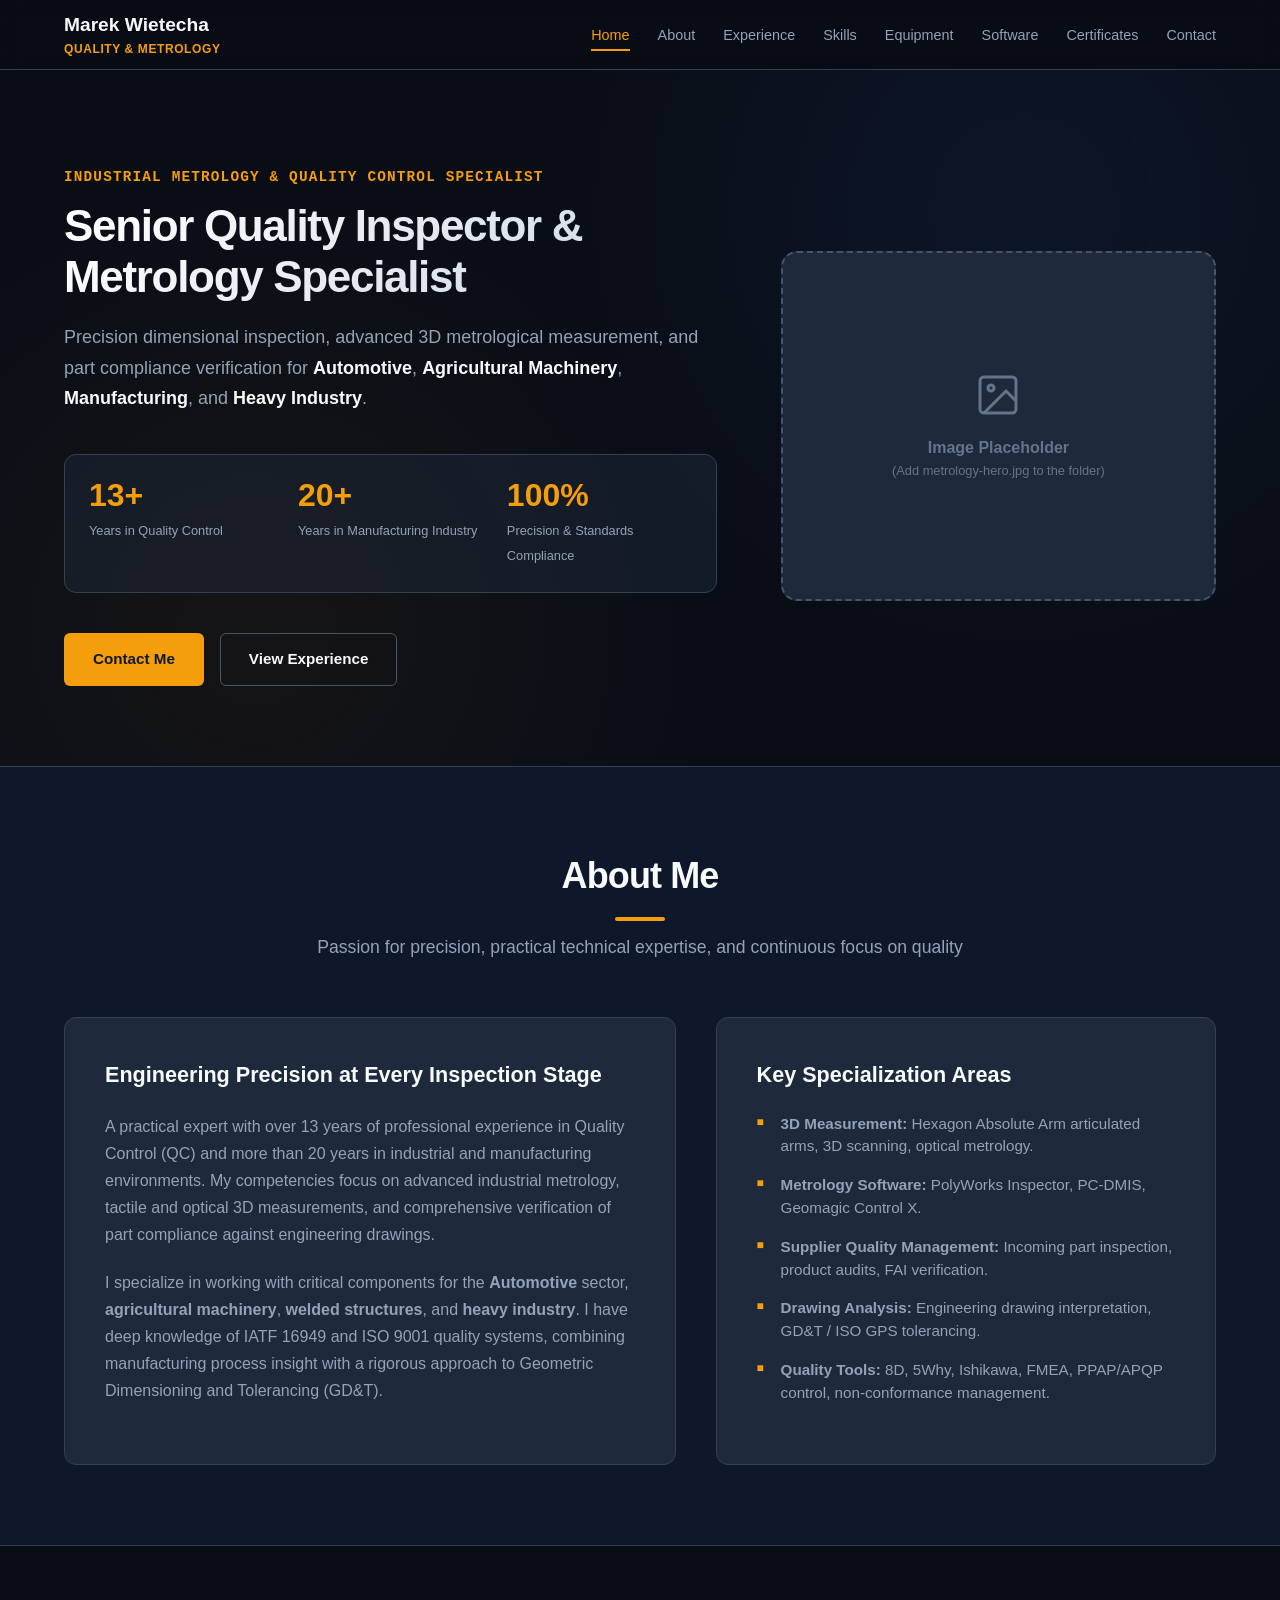
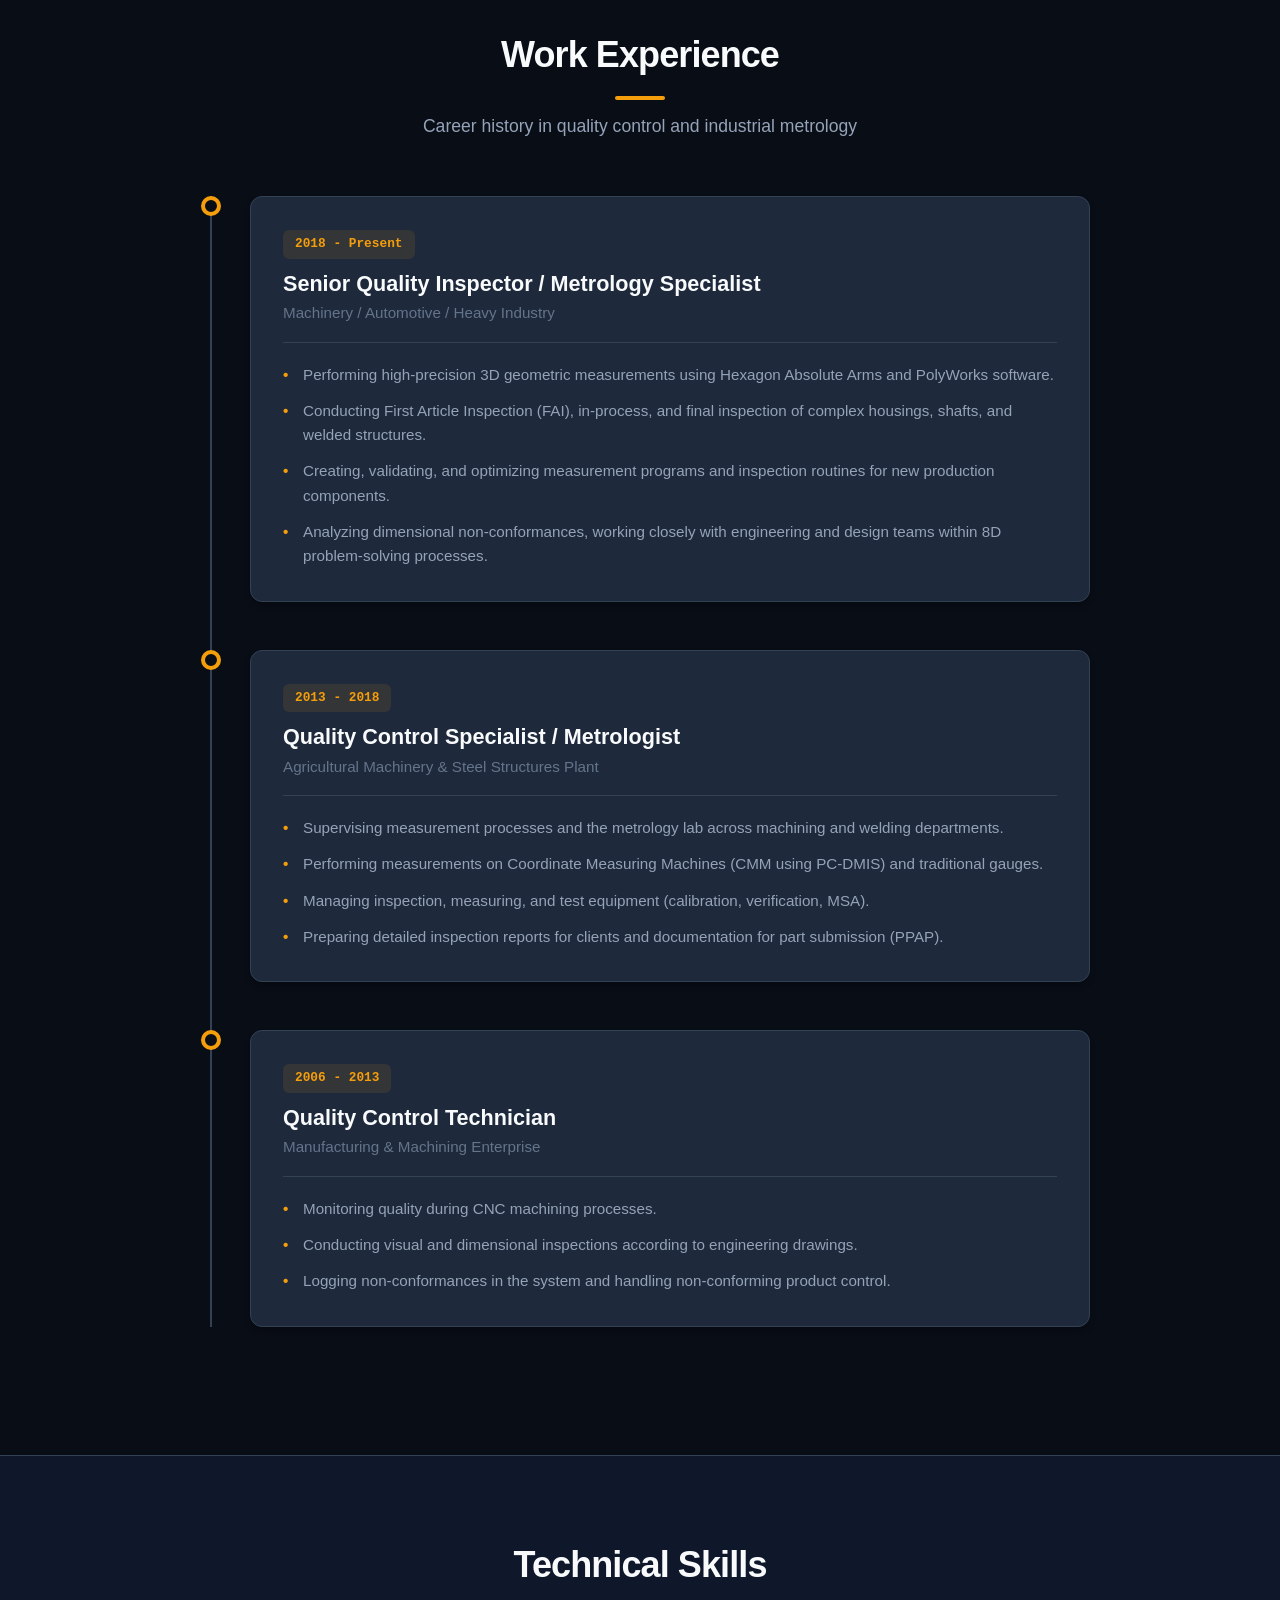
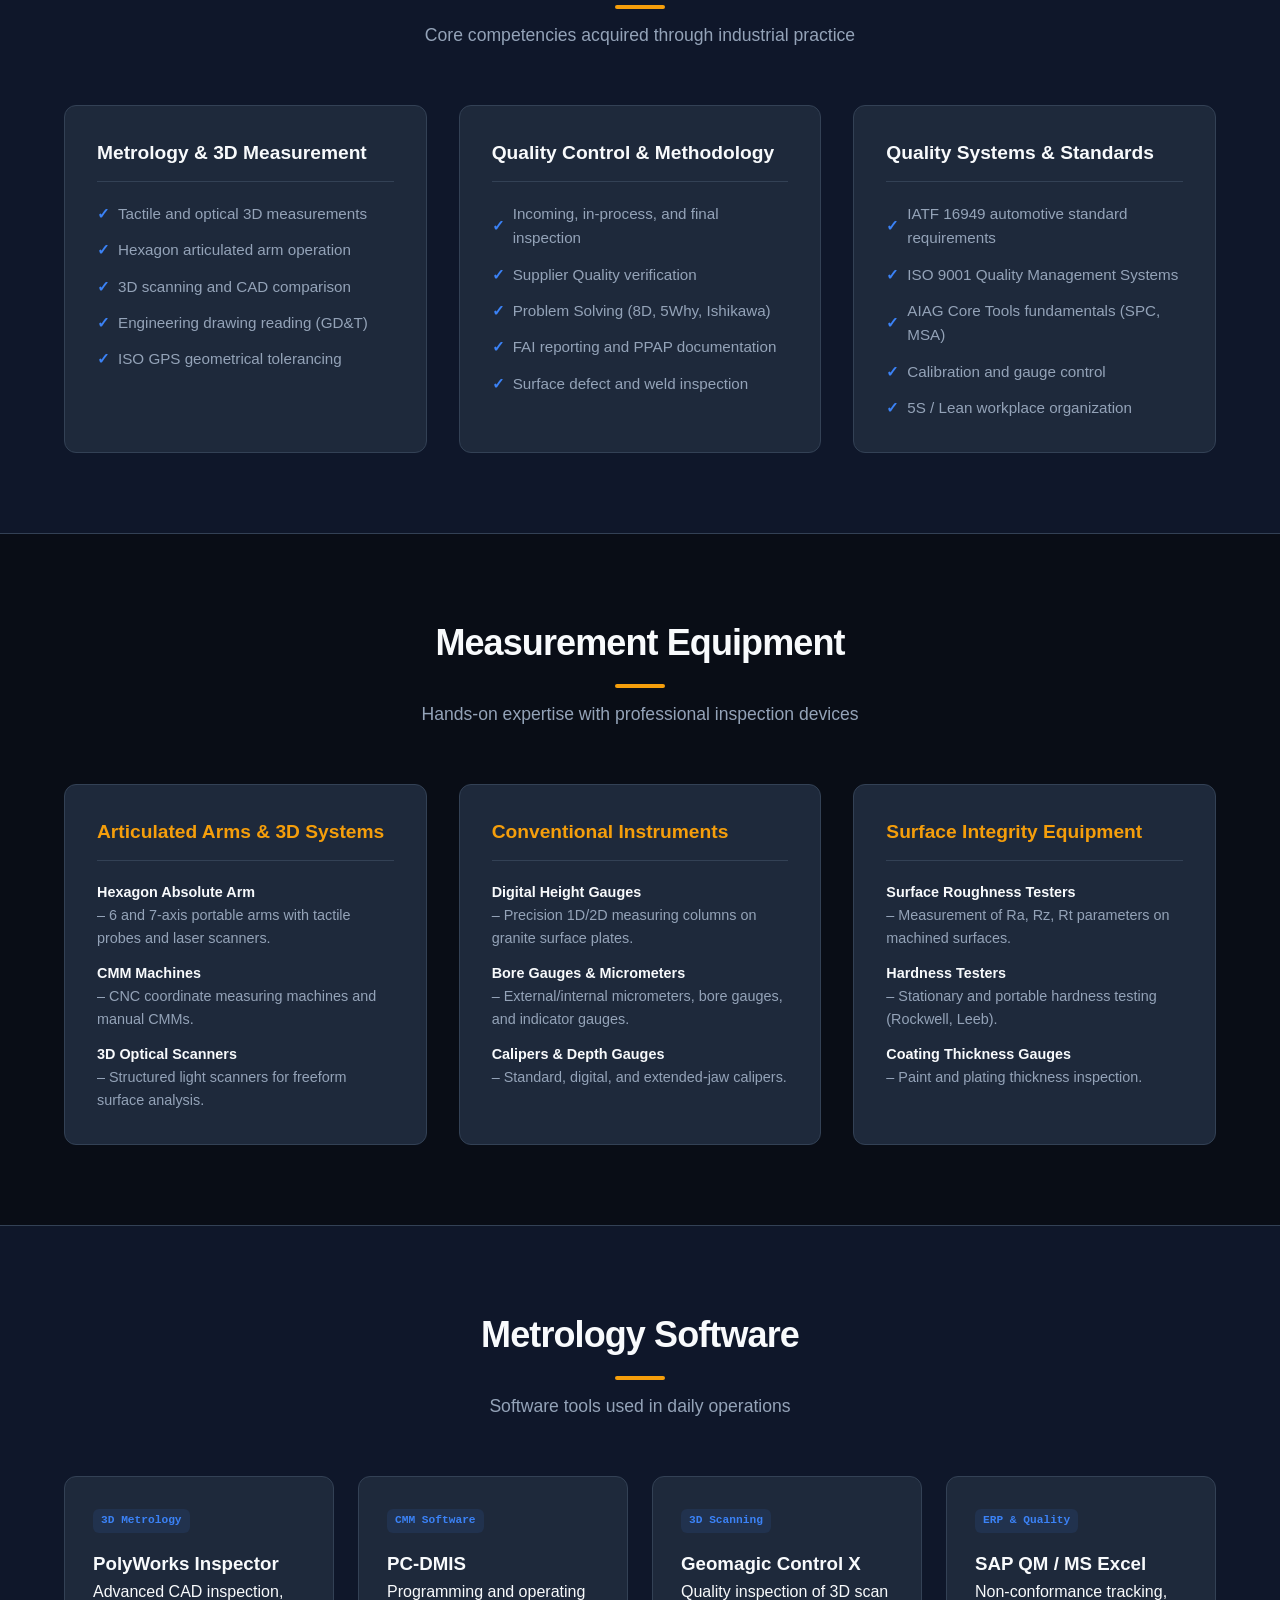
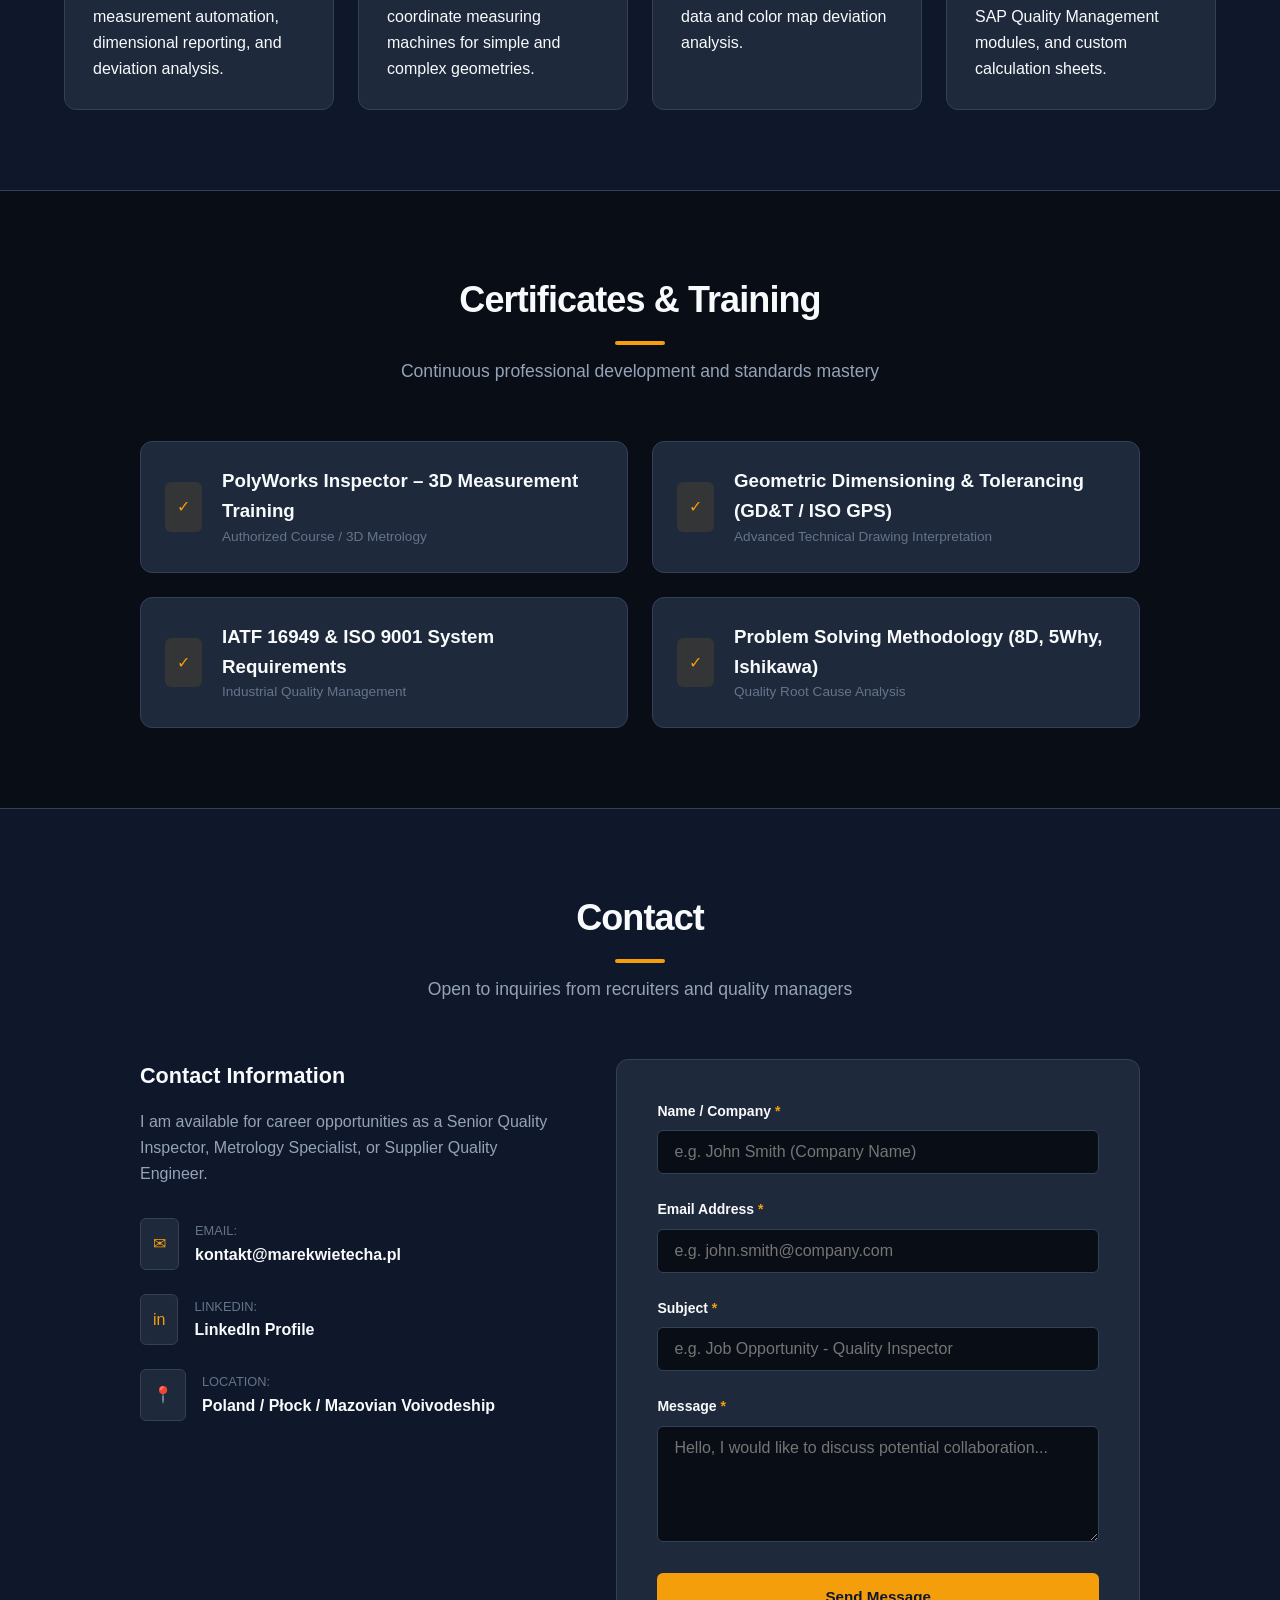
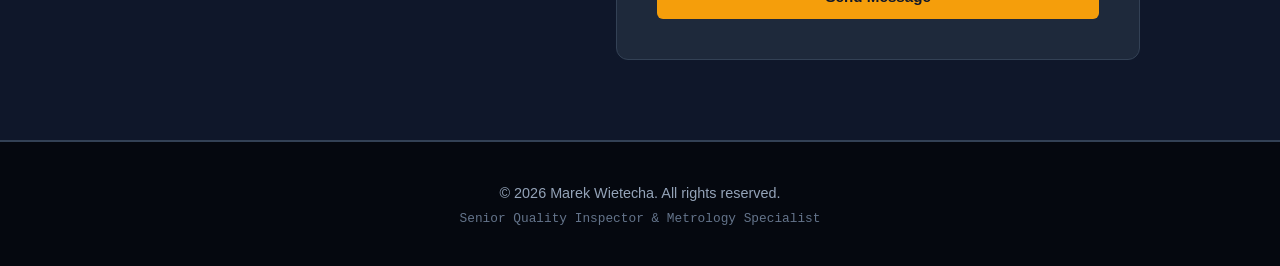
<file: en.html>
<!DOCTYPE html>
<html lang="en">
<head>
    <meta charset="UTF-8">
    <meta name="viewport" content="width=device-width, initial-scale=1.0">
    <meta name="robots" content="index, follow">
    
    <title>Marek Wietecha | Industrial Metrology & Quality Control Expert</title>
    <meta name="description" content="Portfolio of a Quality Control & Industrial Metrology Specialist with 13+ years of experience in QC and 20+ years in manufacturing. Specializing in 3D Measurement, CMM, PolyWorks, IATF 16949, Automotive, and Heavy Industry.">
    <meta name="keywords" content="Quality Inspector, Industrial Metrologist, Quality Engineer, 3D Measurement, PolyWorks, PC-DMIS, Hexagon Absolute Arm, IATF 16949, Supplier Quality, Automotive Metrology">
    <meta name="author" content="Marek Wietecha">

    <style>
      /* ==========================================================================
         Marek Wietecha - Portfolio Stylesheet (English Version)
         ========================================================================== */

      :root {
        --bg-primary: #090d16;
        --bg-secondary: #0f172a;
        --bg-card: #1e293b;
        --bg-card-hover: #334155;
        
        --text-primary: #f8fafc;
        --text-secondary: #94a3b8;
        --text-muted: #64748b;
        
        --accent-amber: #f59e0b;
        --accent-amber-hover: #d97706;
        --accent-amber-light: rgba(245, 158, 11, 0.1);
        --accent-blue: #3b82f6;
        --accent-blue-light: rgba(59, 130, 246, 0.1);
        
        --border-color: #334155;
        --border-color-light: #475569;
        
        --font-family: -apple-system, BlinkMacSystemFont, "Segoe UI", Roboto, Helvetica, Arial, sans-serif;
        --font-mono: ui-monospace, SFMono-Regular, Menlo, Monaco, Consolas, monospace;
        
        --container-width: 1200px;
        --header-height: 70px;
        --border-radius-sm: 6px;
        --border-radius-md: 12px;
        --border-radius-lg: 16px;
        
        --transition-fast: 0.2s ease;
        --transition-normal: 0.3s ease;
        --shadow-md: 0 4px 6px -1px rgba(0, 0, 0, 0.3);
        --shadow-lg: 0 10px 15px -3px rgba(0, 0, 0, 0.5);
      }

      *, *::before, *::after {
        box-sizing: border-box;
        margin: 0;
        padding: 0;
      }

      html {
        scroll-behavior: smooth;
        font-size: 16px;
        background-color: var(--bg-primary);
        color: var(--text-primary);
      }

      body {
        font-family: var(--font-family);
        line-height: 1.6;
        min-height: 100vh;
        display: flex;
        flex-direction: column;
        overflow-x: hidden;
        -webkit-font-smoothing: antialiased;
      }

      ul, ol { list-style: none; }
      a { color: inherit; text-decoration: none; transition: color var(--transition-fast); }
      img { max-width: 100%; height: auto; display: block; }
      button, input, textarea { font-family: inherit; font-size: inherit; color: inherit; }

      .sr-only {
        position: absolute;
        width: 1px;
        height: 1px;
        padding: 0;
        margin: -1px;
        overflow: hidden;
        clip: rect(0, 0, 0, 0);
        white-space: nowrap;
        border: 0;
      }

      .skip-link {
        position: absolute;
        top: -100px;
        left: 1rem;
        background: var(--accent-amber);
        color: #000;
        font-weight: 700;
        padding: 0.75rem 1.25rem;
        z-index: 9999;
        border-radius: var(--border-radius-sm);
        transition: top var(--transition-fast);
      }
      .skip-link:focus { top: 1rem; }

      .container {
        width: 100%;
        max-width: var(--container-width);
        margin: 0 auto;
        padding: 0 1.5rem;
      }

      .section {
        padding: 5rem 0;
        border-bottom: 1px solid var(--border-color);
      }

      .section-header {
        text-align: center;
        max-width: 800px;
        margin: 0 auto 3.5rem auto;
      }

      .section-title {
        font-size: 2.25rem;
        font-weight: 800;
        letter-spacing: -0.025em;
        color: var(--text-primary);
        margin-bottom: 0.75rem;
        position: relative;
        display: inline-block;
      }

      .section-title::after {
        content: "";
        display: block;
        width: 50px;
        height: 4px;
        background: var(--accent-amber);
        margin: 0.75rem auto 0 auto;
        border-radius: 2px;
      }

      .section-subtitle {
        font-size: 1.1rem;
        color: var(--text-secondary);
      }

      .btn {
        display: inline-flex;
        align-items: center;
        justify-content: center;
        padding: 0.85rem 1.75rem;
        font-weight: 600;
        font-size: 0.95rem;
        border-radius: var(--border-radius-sm);
        transition: all var(--transition-fast);
        cursor: pointer;
        border: 1px solid transparent;
      }

      .btn-primary {
        background-color: var(--accent-amber);
        color: #0f172a;
      }

      .btn-primary:hover {
        background-color: var(--accent-amber-hover);
        box-shadow: 0 0 15px rgba(245, 158, 11, 0.4);
      }

      .btn-secondary {
        background-color: transparent;
        color: var(--text-primary);
        border-color: var(--border-color-light);
      }

      .btn-secondary:hover {
        background-color: var(--bg-card);
        border-color: var(--text-secondary);
      }

      /* Header Nav */
      .header {
        position: sticky;
        top: 0;
        left: 0;
        width: 100%;
        height: var(--header-height);
        background-color: rgba(9, 13, 22, 0.92);
        backdrop-filter: blur(10px);
        -webkit-backdrop-filter: blur(10px);
        border-bottom: 1px solid var(--border-color);
        z-index: 1000;
      }

      .header-container {
        display: flex;
        align-items: center;
        justify-content: space-between;
        height: 100%;
      }

      .logo { display: flex; flex-direction: column; }
      .logo-name { font-size: 1.2rem; font-weight: 800; color: var(--text-primary); }
      .logo-title { font-size: 0.75rem; font-weight: 600; color: var(--accent-amber); text-transform: uppercase; letter-spacing: 0.05em; }

      .nav-list { display: flex; gap: 1.75rem; }
      .nav-link { font-size: 0.9rem; font-weight: 500; color: var(--text-secondary); padding: 0.5rem 0; position: relative; }
      .nav-link:hover, .nav-link.active { color: var(--accent-amber); }
      .nav-link.active::after {
        content: ""; position: absolute; bottom: 0; left: 0; width: 100%; height: 2px; background-color: var(--accent-amber);
      }

      .nav-toggle {
        display: none;
        background: transparent;
        border: none;
        cursor: pointer;
        padding: 0.5rem;
        flex-direction: column;
        gap: 5px;
      }

      .hamburger-bar {
        display: block; width: 24px; height: 2px; background-color: var(--text-primary); transition: all var(--transition-fast);
      }

      /* Hero Section */
      .hero {
        background: radial-gradient(circle at 80% 20%, rgba(59, 130, 246, 0.08) 0%, transparent 40%),
                    radial-gradient(circle at 20% 80%, rgba(245, 158, 11, 0.05) 0%, transparent 40%),
                    var(--bg-primary);
        padding: 6rem 0 5rem 0;
      }

      .hero-container {
        display: grid;
        grid-template-columns: 1.2fr 0.8fr;
        gap: 4rem;
        align-items: center;
      }

      .hero-subtitle {
        font-family: var(--font-mono); font-size: 0.9rem; color: var(--accent-amber); text-transform: uppercase; letter-spacing: 0.08em; margin-bottom: 0.75rem; font-weight: 600;
      }

      .hero-title {
        font-size: 2.75rem; font-weight: 900; line-height: 1.15; margin-bottom: 1.25rem; letter-spacing: -0.03em;
        background: linear-gradient(135deg, #ffffff 0%, #cbd5e1 100%);
        -webkit-background-clip: text; -webkit-text-fill-color: transparent;
      }

      .hero-description { font-size: 1.125rem; color: var(--text-secondary); margin-bottom: 2.5rem; line-height: 1.7; }
      .hero-description strong { color: var(--text-primary); }

      .hero-stats {
        display: grid; grid-template-columns: repeat(3, 1fr); gap: 1.5rem; margin-bottom: 2.5rem; padding: 1.5rem;
        background-color: rgba(30, 41, 59, 0.5); border: 1px solid var(--border-color); border-radius: var(--border-radius-md);
      }

      .stat-number { display: block; font-size: 2rem; font-weight: 800; color: var(--accent-amber); line-height: 1; margin-bottom: 0.35rem; }
      .stat-label { font-size: 0.8rem; color: var(--text-secondary); line-height: 1.3; }

      .hero-actions { display: flex; gap: 1rem; }

      .placeholder-media {
        width: 100%; height: 350px; background: var(--bg-card); border: 2px dashed var(--border-color-light);
        border-radius: var(--border-radius-lg); display: flex; flex-direction: column; align-items: center; justify-content: center; color: var(--text-muted); text-align: center; padding: 2rem;
      }

      /* About Section */
      .about { background-color: var(--bg-secondary); }
      .about-grid { display: grid; grid-template-columns: 1.1fr 0.9fr; gap: 2.5rem; }
      .about-text-card, .about-highlights-card {
        background-color: var(--bg-card); padding: 2.5rem; border-radius: var(--border-radius-md); border: 1px solid var(--border-color);
      }
      .about-text-card h3, .about-highlights-card h3 { font-size: 1.35rem; color: var(--text-primary); margin-bottom: 1.25rem; }
      .about-text-card p { color: var(--text-secondary); margin-bottom: 1.25rem; line-height: 1.7; }
      .highlight-list { display: flex; flex-direction: column; gap: 1rem; }
      .highlight-list li { color: var(--text-secondary); font-size: 0.95rem; padding-left: 1.5rem; position: relative; line-height: 1.5; }
      .highlight-list li::before { content: "■"; position: absolute; left: 0; top: 0; color: var(--accent-amber); font-size: 0.75rem; }

      /* Experience Timeline */
      .experience { background-color: var(--bg-primary); }
      .timeline { position: relative; max-width: 900px; margin: 0 auto; }
      .timeline::before { content: ""; position: absolute; top: 0; bottom: 0; left: 20px; width: 2px; background-color: var(--border-color); }
      .timeline-item { position: relative; padding-left: 60px; margin-bottom: 3rem; }
      .timeline-marker { position: absolute; top: 0; left: 11px; width: 20px; height: 20px; border-radius: 50%; background-color: var(--bg-primary); border: 4px solid var(--accent-amber); z-index: 2; }
      .timeline-content { background-color: var(--bg-card); padding: 2rem; border-radius: var(--border-radius-md); border: 1px solid var(--border-color); box-shadow: var(--shadow-md); }
      .timeline-header { margin-bottom: 1.25rem; border-bottom: 1px solid var(--border-color); padding-bottom: 1rem; }
      .timeline-period { display: inline-block; font-family: var(--font-mono); font-size: 0.8rem; color: var(--accent-amber); background-color: var(--accent-amber-light); padding: 0.25rem 0.75rem; border-radius: var(--border-radius-sm); margin-bottom: 0.5rem; font-weight: 600; }
      .timeline-role { font-size: 1.35rem; font-weight: 700; color: var(--text-primary); }
      .timeline-company { font-size: 0.95rem; color: var(--text-muted); font-weight: 500; }
      .timeline-body ul { display: flex; flex-direction: column; gap: 0.75rem; }
      .timeline-body li { color: var(--text-secondary); font-size: 0.95rem; padding-left: 1.25rem; position: relative; line-height: 1.6; }
      .timeline-body li::before { content: "•"; position: absolute; left: 0; color: var(--accent-amber); font-weight: bold; }

      /* Skills, Equipment, Software */
      .skills, .software { background-color: var(--bg-secondary); }
      .equipment, .certificates { background-color: var(--bg-primary); }

      .skills-grid, .equipment-grid { display: grid; grid-template-columns: repeat(3, 1fr); gap: 2rem; }
      .skill-category, .equipment-group { background-color: var(--bg-card); padding: 2rem; border-radius: var(--border-radius-md); border: 1px solid var(--border-color); }
      .skill-category h3, .equipment-group-header h3 { font-size: 1.2rem; color: var(--text-primary); margin-bottom: 1.25rem; padding-bottom: 0.75rem; border-bottom: 1px solid var(--border-color); }
      .equipment-group-header h3 { color: var(--accent-amber); }
      
      .skill-list, .equipment-group ul { display: flex; flex-direction: column; gap: 0.75rem; }
      .skill-list li { color: var(--text-secondary); font-size: 0.95rem; display: flex; align-items: center; gap: 0.5rem; }
      .skill-list li::before { content: "✓"; color: var(--accent-blue); font-weight: bold; }
      .equipment-group li { color: var(--text-secondary); font-size: 0.9rem; }
      .equipment-group strong { color: var(--text-primary); display: block; }

      .software-grid { display: grid; grid-template-columns: repeat(4, 1fr); gap: 1.5rem; }
      .software-card { background-color: var(--bg-card); padding: 1.75rem; border-radius: var(--border-radius-md); border: 1px solid var(--border-color); }
      .software-badge { font-family: var(--font-mono); font-size: 0.7rem; color: var(--accent-blue); background-color: var(--accent-blue-light); padding: 0.2rem 0.5rem; border-radius: var(--border-radius-sm); margin-bottom: 1rem; font-weight: 600; display: inline-block; }

      .certificates-grid { display: grid; grid-template-columns: repeat(2, 1fr); gap: 1.5rem; max-width: 1000px; margin: 0 auto; }
      .cert-card { background-color: var(--bg-card); padding: 1.5rem; border-radius: var(--border-radius-md); border: 1px solid var(--border-color); display: flex; gap: 1.25rem; align-items: center; }
      .cert-icon { color: var(--accent-amber); background-color: var(--accent-amber-light); padding: 0.75rem; border-radius: var(--border-radius-sm); }

      /* Contact & Form */
      .contact { background-color: var(--bg-secondary); }
      .contact-grid { display: grid; grid-template-columns: 0.9fr 1.1fr; gap: 3rem; max-width: 1000px; margin: 0 auto; }
      .contact-info h3 { font-size: 1.35rem; color: var(--text-primary); margin-bottom: 1rem; }
      .contact-info p { color: var(--text-secondary); margin-bottom: 2rem; }
      .contact-methods { display: flex; flex-direction: column; gap: 1.5rem; }
      .contact-item { display: flex; align-items: center; gap: 1rem; }
      .contact-icon { color: var(--accent-amber); background-color: var(--bg-card); border: 1px solid var(--border-color); padding: 0.75rem; border-radius: var(--border-radius-sm); }
      .contact-label { display: block; font-size: 0.8rem; color: var(--text-muted); text-transform: uppercase; }
      .contact-link, .contact-text { font-size: 1rem; font-weight: 600; color: var(--text-primary); }

      .contact-form { background-color: var(--bg-card); padding: 2.5rem; border-radius: var(--border-radius-md); border: 1px solid var(--border-color); }
      .form-group { margin-bottom: 1.5rem; }
      .form-group label { display: block; font-size: 0.875rem; font-weight: 600; color: var(--text-primary); margin-bottom: 0.5rem; }
      .required { color: var(--accent-amber); }
      .form-input { width: 100%; background-color: var(--bg-primary); border: 1px solid var(--border-color); border-radius: var(--border-radius-sm); padding: 0.75rem 1rem; color: var(--text-primary); }
      .form-input:focus { outline: none; border-color: var(--accent-amber); }
      .form-submit { width: 100%; }

      /* Footer */
      .footer { background-color: #05080f; padding: 2.5rem 0; border-top: 1px solid var(--border-color); text-align: center; }
      .footer-copyright { font-size: 0.9rem; color: var(--text-secondary); }
      .footer-role { font-size: 0.8rem; color: var(--text-muted); font-family: var(--font-mono); margin-top: 0.25rem; }

      /* Responsive Rules */
      @media (max-width: 992px) {
        .hero-container, .about-grid, .contact-grid { grid-template-columns: 1fr; }
        .skills-grid, .equipment-grid, .software-grid { grid-template-columns: repeat(2, 1fr); }
      }
      @media (max-width: 768px) {
        .nav-toggle { display: flex; }
        .nav { position: absolute; top: var(--header-height); left: 0; width: 100%; background-color: var(--bg-secondary); border-bottom: 1px solid var(--border-color); padding: 1.5rem; display: none; }
        .nav.is-open { display: block; }
        .nav-list { flex-direction: column; gap: 1rem; }
        .hero-title { font-size: 2.15rem; }
        .hero-stats, .skills-grid, .equipment-grid, .software-grid, .certificates-grid { grid-template-columns: 1fr; }
        .hero-actions { flex-direction: column; }
      }
    </style>
</head>
<body>

    <a href="#main-content" class="skip-link">Skip to main content</a>

    <!-- Header Navigation -->
    <header class="header" id="header">
        <div class="container header-container">
            <a href="#hero" class="logo" aria-label="Home page">
                <span class="logo-name">Marek Wietecha</span>
                <span class="logo-title">Quality &amp; Metrology</span>
            </a>

            <button class="nav-toggle" id="navToggle" aria-label="Toggle navigation menu" aria-expanded="false">
                <span class="hamburger-bar"></span>
                <span class="hamburger-bar"></span>
                <span class="hamburger-bar"></span>
            </button>

            <nav class="nav" id="primary-navigation" aria-label="Primary navigation">
                <ul class="nav-list">
                    <li><a href="#hero" class="nav-link active">Home</a></li>
                    <li><a href="#about" class="nav-link">About</a></li>
                    <li><a href="#experience" class="nav-link">Experience</a></li>
                    <li><a href="#skills" class="nav-link">Skills</a></li>
                    <li><a href="#equipment" class="nav-link">Equipment</a></li>
                    <li><a href="#software" class="nav-link">Software</a></li>
                    <li><a href="#certificates" class="nav-link">Certificates</a></li>
                    <li><a href="#contact" class="nav-link">Contact</a></li>
                </ul>
            </nav>
        </div>
    </header>

    <!-- Main Content -->
    <main id="main-content">

        <!-- Hero Section -->
        <section id="hero" class="hero section">
            <div class="container hero-container">
                <div class="hero-content">
                    <p class="hero-subtitle">Industrial Metrology &amp; Quality Control Specialist</p>
                    <h1 class="hero-title">Senior Quality Inspector &amp; Metrology Specialist</h1>
                    <p class="hero-description">
                        Precision dimensional inspection, advanced 3D metrological measurement, and part compliance verification for <strong>Automotive</strong>, <strong>Agricultural Machinery</strong>, <strong>Manufacturing</strong>, and <strong>Heavy Industry</strong>.
                    </p>
                    
                    <div class="hero-stats">
                        <div class="stat-card">
                            <span class="stat-number">13+</span>
                            <span class="stat-label">Years in Quality Control</span>
                        </div>
                        <div class="stat-card">
                            <span class="stat-number">20+</span>
                            <span class="stat-label">Years in Manufacturing Industry</span>
                        </div>
                        <div class="stat-card">
                            <span class="stat-number">100%</span>
                            <span class="stat-label">Precision &amp; Standards Compliance</span>
                        </div>
                    </div>

                    <div class="hero-actions">
                        <a href="#contact" class="btn btn-primary">Contact Me</a>
                        <a href="#experience" class="btn btn-secondary">View Experience</a>
                    </div>
                </div>

                <div class="hero-media">
                    <div class="placeholder-media">
                        <svg width="48" height="48" viewBox="0 0 24 24" fill="none" stroke="currentColor" stroke-width="1.5"><rect x="3" y="3" width="18" height="18" rx="2" ry="2"></rect><circle cx="8.5" cy="8.5" r="1.5"></circle><polyline points="21 15 16 10 5 21"></polyline></svg>
                        <p style="margin-top: 1rem; font-weight: 600;">Image Placeholder</p>
                        <span style="font-size: 0.8rem;">(Add metrology-hero.jpg to the folder)</span>
                    </div>
                </div>
            </div>
        </section>

        <!-- About Me Section -->
        <section id="about" class="about section">
            <div class="container">
                <header class="section-header">
                    <h2 class="section-title">About Me</h2>
                    <p class="section-subtitle">Passion for precision, practical technical expertise, and continuous focus on quality</p>
                </header>

                <div class="about-grid">
                    <article class="about-text-card">
                        <h3>Engineering Precision at Every Inspection Stage</h3>
                        <p>
                            A practical expert with over 13 years of professional experience in Quality Control (QC) and more than 20 years in industrial and manufacturing environments. My competencies focus on advanced industrial metrology, tactile and optical 3D measurements, and comprehensive verification of part compliance against engineering drawings.
                        </p>
                        <p>
                            I specialize in working with critical components for the <strong>Automotive</strong> sector, <strong>agricultural machinery</strong>, <strong>welded structures</strong>, and <strong>heavy industry</strong>. I have deep knowledge of IATF 16949 and ISO 9001 quality systems, combining manufacturing process insight with a rigorous approach to Geometric Dimensioning and Tolerancing (GD&amp;T).
                        </p>
                    </article>

                    <aside class="about-highlights-card">
                        <h3>Key Specialization Areas</h3>
                        <ul class="highlight-list">
                            <li><strong>3D Measurement:</strong> Hexagon Absolute Arm articulated arms, 3D scanning, optical metrology.</li>
                            <li><strong>Metrology Software:</strong> PolyWorks Inspector, PC-DMIS, Geomagic Control X.</li>
                            <li><strong>Supplier Quality Management:</strong> Incoming part inspection, product audits, FAI verification.</li>
                            <li><strong>Drawing Analysis:</strong> Engineering drawing interpretation, GD&amp;T / ISO GPS tolerancing.</li>
                            <li><strong>Quality Tools:</strong> 8D, 5Why, Ishikawa, FMEA, PPAP/APQP control, non-conformance management.</li>
                        </ul>
                    </aside>
                </div>
            </div>
        </section>

        <!-- Experience Section -->
        <section id="experience" class="experience section">
            <div class="container">
                <header class="section-header">
                    <h2 class="section-title">Work Experience</h2>
                    <p class="section-subtitle">Career history in quality control and industrial metrology</p>
                </header>

                <div class="timeline">
                    <article class="timeline-item">
                        <div class="timeline-marker"></div>
                        <div class="timeline-content">
                            <header class="timeline-header">
                                <span class="timeline-period">2018 - Present</span>
                                <h3 class="timeline-role">Senior Quality Inspector / Metrology Specialist</h3>
                                <p class="timeline-company">Machinery / Automotive / Heavy Industry</p>
                            </header>
                            <div class="timeline-body">
                                <ul>
                                    <li>Performing high-precision 3D geometric measurements using Hexagon Absolute Arms and PolyWorks software.</li>
                                    <li>Conducting First Article Inspection (FAI), in-process, and final inspection of complex housings, shafts, and welded structures.</li>
                                    <li>Creating, validating, and optimizing measurement programs and inspection routines for new production components.</li>
                                    <li>Analyzing dimensional non-conformances, working closely with engineering and design teams within 8D problem-solving processes.</li>
                                </ul>
                            </div>
                        </div>
                    </article>

                    <article class="timeline-item">
                        <div class="timeline-marker"></div>
                        <div class="timeline-content">
                            <header class="timeline-header">
                                <span class="timeline-period">2013 - 2018</span>
                                <h3 class="timeline-role">Quality Control Specialist / Metrologist</h3>
                                <p class="timeline-company">Agricultural Machinery &amp; Steel Structures Plant</p>
                            </header>
                            <div class="timeline-body">
                                <ul>
                                    <li>Supervising measurement processes and the metrology lab across machining and welding departments.</li>
                                    <li>Performing measurements on Coordinate Measuring Machines (CMM using PC-DMIS) and traditional gauges.</li>
                                    <li>Managing inspection, measuring, and test equipment (calibration, verification, MSA).</li>
                                    <li>Preparing detailed inspection reports for clients and documentation for part submission (PPAP).</li>
                                </ul>
                            </div>
                        </div>
                    </article>

                    <article class="timeline-item">
                        <div class="timeline-marker"></div>
                        <div class="timeline-content">
                            <header class="timeline-header">
                                <span class="timeline-period">2006 - 2013</span>
                                <h3 class="timeline-role">Quality Control Technician</h3>
                                <p class="timeline-company">Manufacturing &amp; Machining Enterprise</p>
                            </header>
                            <div class="timeline-body">
                                <ul>
                                    <li>Monitoring quality during CNC machining processes.</li>
                                    <li>Conducting visual and dimensional inspections according to engineering drawings.</li>
                                    <li>Logging non-conformances in the system and handling non-conforming product control.</li>
                                </ul>
                            </div>
                        </div>
                    </article>
                </div>
            </div>
        </section>

        <!-- Skills Section -->
        <section id="skills" class="skills section">
            <div class="container">
                <header class="section-header">
                    <h2 class="section-title">Technical Skills</h2>
                    <p class="section-subtitle">Core competencies acquired through industrial practice</p>
                </header>

                <div class="skills-grid">
                    <article class="skill-category">
                        <h3>Metrology &amp; 3D Measurement</h3>
                        <ul class="skill-list">
                            <li>Tactile and optical 3D measurements</li>
                            <li>Hexagon articulated arm operation</li>
                            <li>3D scanning and CAD comparison</li>
                            <li>Engineering drawing reading (GD&amp;T)</li>
                            <li>ISO GPS geometrical tolerancing</li>
                        </ul>
                    </article>

                    <article class="skill-category">
                        <h3>Quality Control &amp; Methodology</h3>
                        <ul class="skill-list">
                            <li>Incoming, in-process, and final inspection</li>
                            <li>Supplier Quality verification</li>
                            <li>Problem Solving (8D, 5Why, Ishikawa)</li>
                            <li>FAI reporting and PPAP documentation</li>
                            <li>Surface defect and weld inspection</li>
                        </ul>
                    </article>

                    <article class="skill-category">
                        <h3>Quality Systems &amp; Standards</h3>
                        <ul class="skill-list">
                            <li>IATF 16949 automotive standard requirements</li>
                            <li>ISO 9001 Quality Management Systems</li>
                            <li>AIAG Core Tools fundamentals (SPC, MSA)</li>
                            <li>Calibration and gauge control</li>
                            <li>5S / Lean workplace organization</li>
                        </ul>
                    </article>
                </div>
            </div>
        </section>

        <!-- Equipment Section -->
        <section id="equipment" class="equipment section">
            <div class="container">
                <header class="section-header">
                    <h2 class="section-title">Measurement Equipment</h2>
                    <p class="section-subtitle">Hands-on expertise with professional inspection devices</p>
                </header>

                <div class="equipment-grid">
                    <article class="equipment-group">
                        <header class="equipment-group-header">
                            <h3>Articulated Arms &amp; 3D Systems</h3>
                        </header>
                        <ul>
                            <li><strong>Hexagon Absolute Arm</strong> – 6 and 7-axis portable arms with tactile probes and laser scanners.</li>
                            <li><strong>CMM Machines</strong> – CNC coordinate measuring machines and manual CMMs.</li>
                            <li><strong>3D Optical Scanners</strong> – Structured light scanners for freeform surface analysis.</li>
                        </ul>
                    </article>

                    <article class="equipment-group">
                        <header class="equipment-group-header">
                            <h3>Conventional Instruments</h3>
                        </header>
                        <ul>
                            <li><strong>Digital Height Gauges</strong> – Precision 1D/2D measuring columns on granite surface plates.</li>
                            <li><strong>Bore Gauges &amp; Micrometers</strong> – External/internal micrometers, bore gauges, and indicator gauges.</li>
                            <li><strong>Calipers &amp; Depth Gauges</strong> – Standard, digital, and extended-jaw calipers.</li>
                        </ul>
                    </article>

                    <article class="equipment-group">
                        <header class="equipment-group-header">
                            <h3>Surface Integrity Equipment</h3>
                        </header>
                        <ul>
                            <li><strong>Surface Roughness Testers</strong> – Measurement of Ra, Rz, Rt parameters on machined surfaces.</li>
                            <li><strong>Hardness Testers</strong> – Stationary and portable hardness testing (Rockwell, Leeb).</li>
                            <li><strong>Coating Thickness Gauges</strong> – Paint and plating thickness inspection.</li>
                        </ul>
                    </article>
                </div>
            </div>
        </section>

        <!-- Software Section -->
        <section id="software" class="software section">
            <div class="container">
                <header class="section-header">
                    <h2 class="section-title">Metrology Software</h2>
                    <p class="section-subtitle">Software tools used in daily operations</p>
                </header>

                <div class="software-grid">
                    <article class="software-card">
                        <span class="software-badge">3D Metrology</span>
                        <h3>PolyWorks Inspector</h3>
                        <p>Advanced CAD inspection, measurement automation, dimensional reporting, and deviation analysis.</p>
                    </article>

                    <article class="software-card">
                        <span class="software-badge">CMM Software</span>
                        <h3>PC-DMIS</h3>
                        <p>Programming and operating coordinate measuring machines for simple and complex geometries.</p>
                    </article>

                    <article class="software-card">
                        <span class="software-badge">3D Scanning</span>
                        <h3>Geomagic Control X</h3>
                        <p>Quality inspection of 3D scan data and color map deviation analysis.</p>
                    </article>

                    <article class="software-card">
                        <span class="software-badge">ERP &amp; Quality</span>
                        <h3>SAP QM / MS Excel</h3>
                        <p>Non-conformance tracking, SAP Quality Management modules, and custom calculation sheets.</p>
                    </article>
                </div>
            </div>
        </section>

        <!-- Certificates Section -->
        <section id="certificates" class="certificates section">
            <div class="container">
                <header class="section-header">
                    <h2 class="section-title">Certificates &amp; Training</h2>
                    <p class="section-subtitle">Continuous professional development and standards mastery</p>
                </header>

                <div class="certificates-grid">
                    <article class="cert-card">
                        <div class="cert-icon">✓</div>
                        <div>
                            <h3>PolyWorks Inspector – 3D Measurement Training</h3>
                            <p style="font-size: 0.85rem; color: var(--text-muted);">Authorized Course / 3D Metrology</p>
                        </div>
                    </article>

                    <article class="cert-card">
                        <div class="cert-icon">✓</div>
                        <div>
                            <h3>Geometric Dimensioning &amp; Tolerancing (GD&amp;T / ISO GPS)</h3>
                            <p style="font-size: 0.85rem; color: var(--text-muted);">Advanced Technical Drawing Interpretation</p>
                        </div>
                    </article>

                    <article class="cert-card">
                        <div class="cert-icon">✓</div>
                        <div>
                            <h3>IATF 16949 &amp; ISO 9001 System Requirements</h3>
                            <p style="font-size: 0.85rem; color: var(--text-muted);">Industrial Quality Management</p>
                        </div>
                    </article>

                    <article class="cert-card">
                        <div class="cert-icon">✓</div>
                        <div>
                            <h3>Problem Solving Methodology (8D, 5Why, Ishikawa)</h3>
                            <p style="font-size: 0.85rem; color: var(--text-muted);">Quality Root Cause Analysis</p>
                        </div>
                    </article>
                </div>
            </div>
        </section>

        <!-- Contact Section -->
        <section id="contact" class="contact section">
            <div class="container">
                <header class="section-header">
                    <h2 class="section-title">Contact</h2>
                    <p class="section-subtitle">Open to inquiries from recruiters and quality managers</p>
                </header>

                <div class="contact-grid">
                    <div class="contact-info">
                        <h3>Contact Information</h3>
                        <p>I am available for career opportunities as a Senior Quality Inspector, Metrology Specialist, or Supplier Quality Engineer.</p>
                        
                        <div class="contact-methods">
                            <div class="contact-item">
                                <span class="contact-icon">✉</span>
                                <div>
                                    <span class="contact-label">Email:</span>
                                    <a href="mailto:kontakt@marekwietecha.pl" class="contact-link">kontakt@marekwietecha.pl</a>
                                </div>
                            </div>

                            <div class="contact-item">
                                <span class="contact-icon">in</span>
                                <div>
                                    <span class="contact-label">LinkedIn:</span>
                                    <a href="https://linkedin.com" target="_blank" rel="noopener noreferrer" class="contact-link">LinkedIn Profile</a>
                                </div>
                            </div>

                            <div class="contact-item">
                                <span class="contact-icon">📍</span>
                                <div>
                                    <span class="contact-label">Location:</span>
                                    <span class="contact-text">Poland / Płock / Mazovian Voivodeship</span>
                                </div>
                            </div>
                        </div>
                    </div>

                    <form class="contact-form" id="contactForm" action="#" method="POST">
                        <div class="form-group">
                            <label for="name">Name / Company <span class="required">*</span></label>
                            <input type="text" id="name" name="name" required placeholder="e.g. John Smith (Company Name)" class="form-input">
                        </div>

                        <div class="form-group">
                            <label for="email">Email Address <span class="required">*</span></label>
                            <input type="email" id="email" name="email" required placeholder="e.g. john.smith@company.com" class="form-input">
                        </div>

                        <div class="form-group">
                            <label for="subject">Subject <span class="required">*</span></label>
                            <input type="text" id="subject" name="subject" required placeholder="e.g. Job Opportunity - Quality Inspector" class="form-input">
                        </div>

                        <div class="form-group">
                            <label for="message">Message <span class="required">*</span></label>
                            <textarea id="message" name="message" rows="5" required placeholder="Hello, I would like to discuss potential collaboration..." class="form-input"></textarea>
                        </div>

                        <button type="submit" class="btn btn-primary form-submit">Send Message</button>
                    </form>
                </div>
            </div>
        </section>

    </main>

    <!-- Footer -->
    <footer class="footer">
        <div class="container">
            <p class="footer-copyright">&copy; 2026 Marek Wietecha. All rights reserved.</p>
            <p class="footer-role">Senior Quality Inspector &amp; Metrology Specialist</p>
        </div>
    </footer>

    <!-- JavaScript -->
    <script>
      document.addEventListener('DOMContentLoaded', () => {
        const navToggle = document.getElementById('navToggle');
        const primaryNav = document.getElementById('primary-navigation');

        if (navToggle && primaryNav) {
          navToggle.addEventListener('click', () => {
            const isOpen = primaryNav.classList.toggle('is-open');
            navToggle.setAttribute('aria-expanded', isOpen);
          });
        }

        const contactForm = document.getElementById('contactForm');
        if (contactForm) {
          contactForm.addEventListener('submit', (e) => {
            e.preventDefault();
            alert('Thank you for your message! The form has been submitted (demo mode).');
            contactForm.reset();
          });
        }
      });
    </script>
</body>
</html>
</file>
